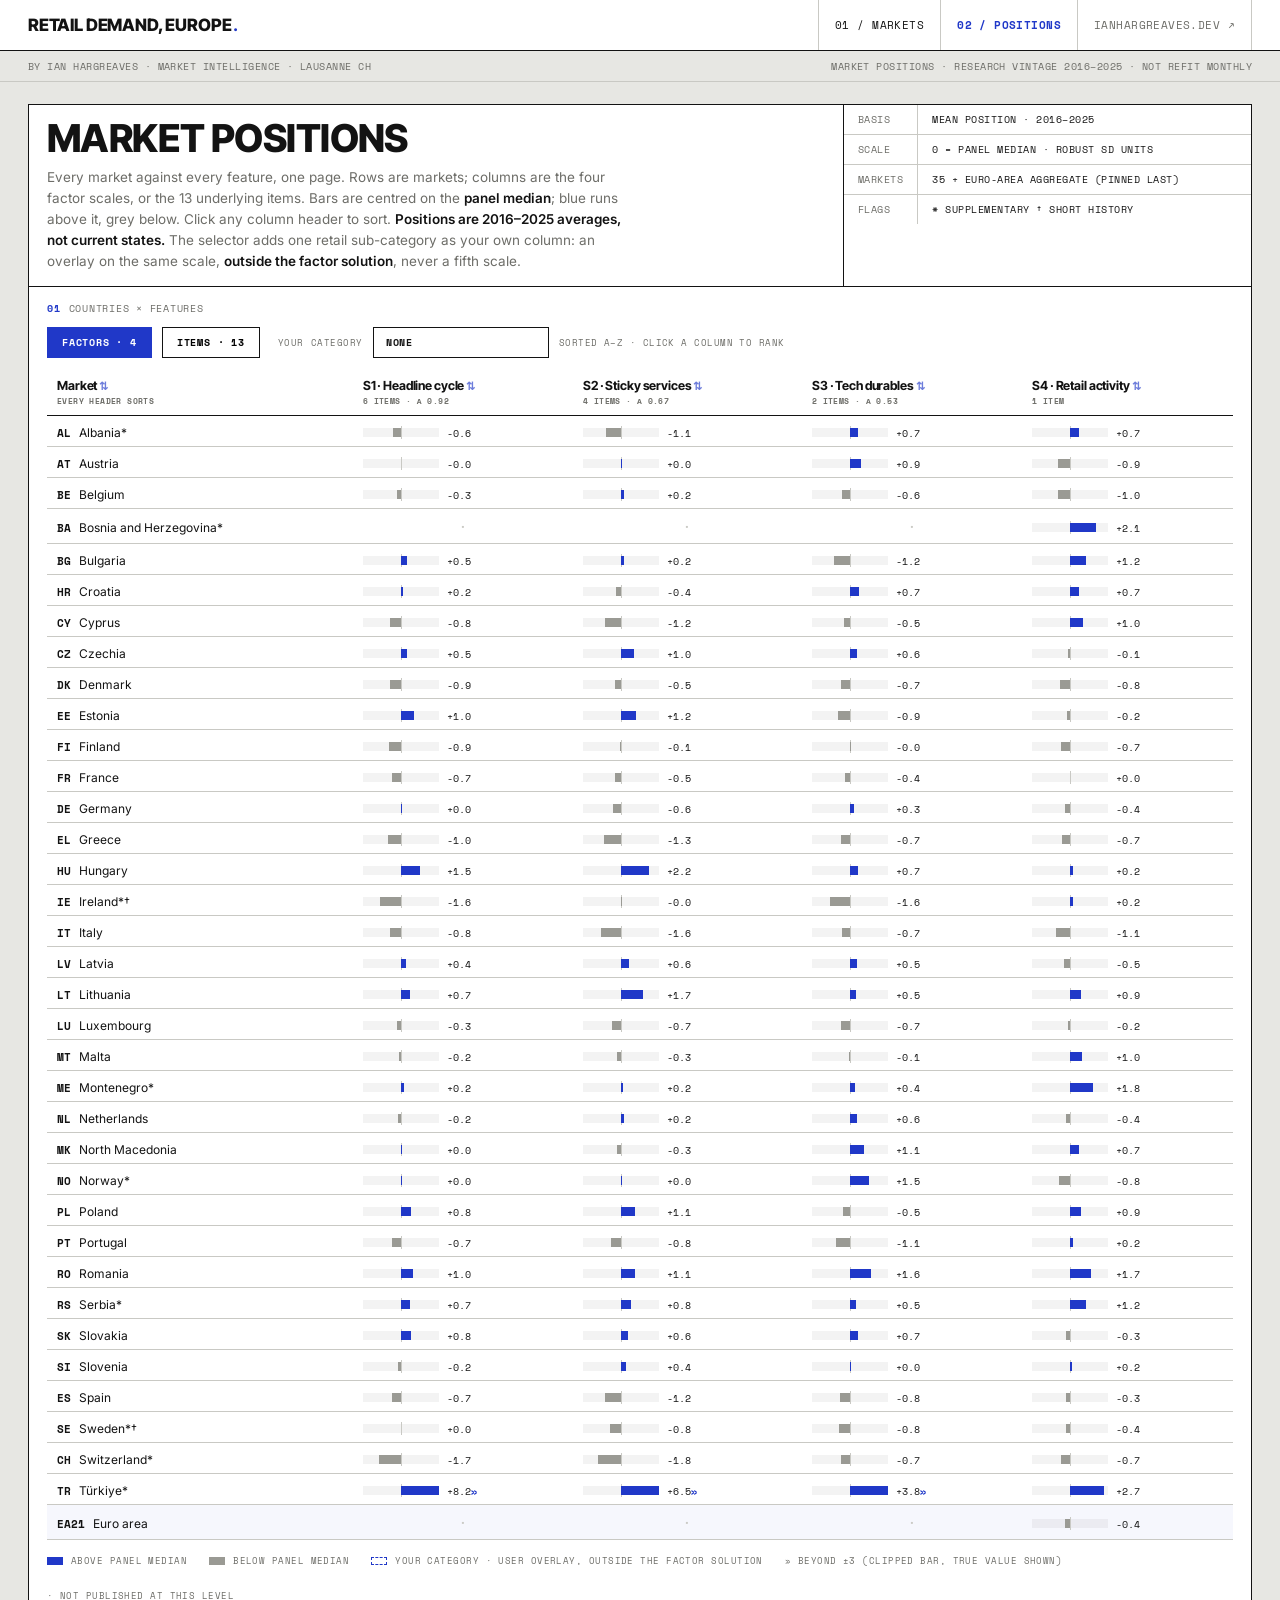
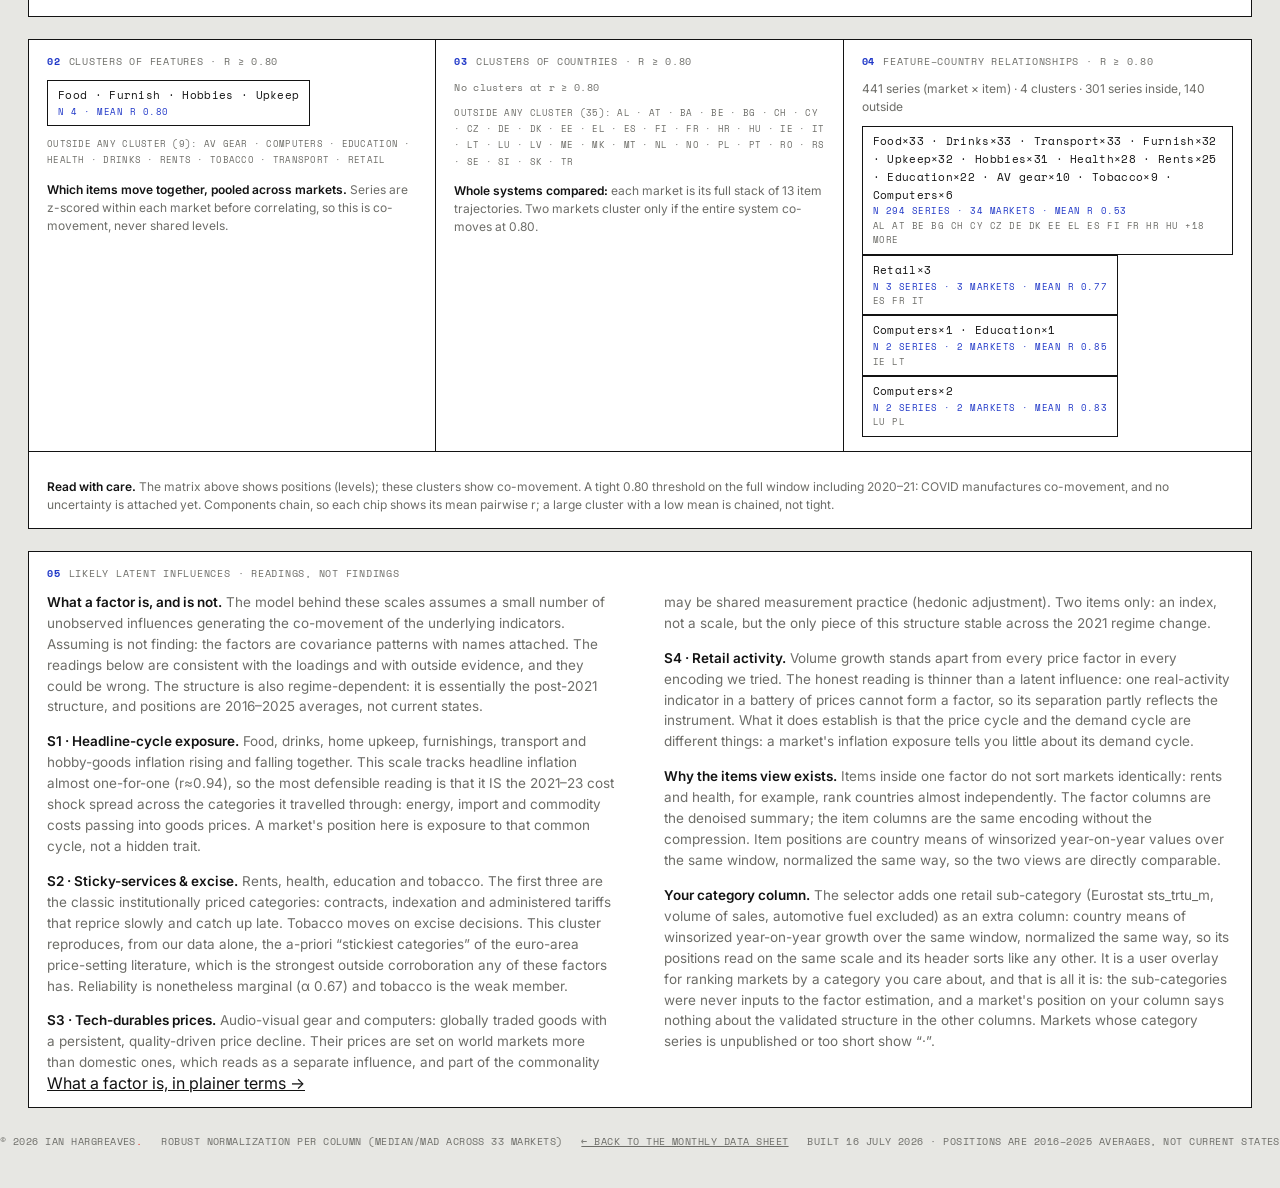
<file: factor-profile.html>
<!DOCTYPE html>
<html lang="en-GB">
<head>
<meta charset="UTF-8">
<meta name="viewport" content="width=device-width, initial-scale=1.0">
<title>Market positions · Retail Demand, Europe</title>
<meta name="description" content="Every European retail market against every feature on one page: four factor scales or 13 underlying price and demand items, positions as 2016&ndash;2025 averages, sortable by any column, plus a user-selectable retail category overlay.">
<link rel="canonical" href="https://retaildemand.org/factor-profile.html">
<meta name="author" content="Ian Hargreaves">
<meta name="robots" content="index, follow, max-image-preview:large">
<meta name="theme-color" content="#e7e7e3">
<link rel="icon" href="/favicon.svg" type="image/svg+xml">
<meta property="og:type" content="website">
<meta property="og:site_name" content="Retail Demand, Europe">
<meta property="og:locale" content="en_GB">
<meta property="og:url" content="https://retaildemand.org/factor-profile.html">
<meta property="og:title" content="Market positions · Retail Demand, Europe">
<meta property="og:description" content="35 European markets against four factor scales or 13 underlying items, one sortable page. Positions are decade averages on a common robust scale, with a user-selectable category overlay outside the factor solution.">
<meta property="og:image" content="https://retaildemand.org/og-image.png">
<meta name="twitter:card" content="summary_large_image">
<link rel="preconnect" href="https://fonts.googleapis.com">
<link rel="preconnect" href="https://fonts.gstatic.com" crossorigin>
<link href="https://fonts.googleapis.com/css2?family=Inter+Tight:wght@600;700;800&family=Inter:wght@400;500;600&family=Space+Mono:wght@400;700&display=swap" rel="stylesheet">
<link rel="stylesheet" href="/site-header.css">
<script src="/analytics.js" defer></script>
<style>
:root{--ground:#e7e7e3;--plate:#ffffff;--ink:#131313;--muted:#6d6d68;--grey:#c9c9c4;--acc:#2038c8;--red:#e8271e;
--mono:"Space Mono",ui-monospace,monospace;--disp:"Inter Tight",sans-serif;--body:"Inter",sans-serif}
*{margin:0;padding:0;box-sizing:border-box}
::selection{background:var(--acc);color:#fff}
body{background:var(--ground);color:var(--ink);font-family:var(--body);-webkit-font-smoothing:antialiased;overflow-x:hidden}
a{color:inherit}
.wrap{max-width:1320px;margin:0 auto;padding:0 28px}
.plate{background:var(--plate);border:1.5px solid var(--ink);margin-bottom:22px}
.mod{display:grid;grid-template-columns:repeat(12,1fr)}
.cell{border-right:1px solid var(--ink);border-bottom:1px solid var(--ink);padding:14px 18px;min-width:0}
.cell.last{border-right:none}
.cell.bot{border-bottom:none}
.chead{font-family:var(--mono);font-size:9.5px;letter-spacing:.08em;text-transform:uppercase;color:var(--muted);margin-bottom:12px}
.chead b{color:var(--acc);font-weight:700;margin-right:8px}
.c-name{grid-column:span 8;display:flex;flex-direction:column;justify-content:center;gap:10px}
.mkt-name{font-family:var(--disp);font-weight:800;font-size:clamp(26px,3vw,44px);letter-spacing:-.015em;line-height:1;text-transform:uppercase}
.dek{font-size:13.5px;line-height:1.55;color:var(--muted);max-width:66ch}
.dek b{color:var(--ink);font-weight:600}
.c-tb{grid-column:span 4;padding:0}
.tb{display:grid;grid-template-columns:auto 1fr}
.tb>div{padding:7px 14px;border-bottom:1px solid var(--grey);font-family:var(--mono);font-size:10px;letter-spacing:.05em;text-transform:uppercase;display:flex;align-items:center}
.tb>div:nth-child(odd){color:var(--muted);border-right:1px solid var(--grey)}
.tb>div:nth-last-child(-n+2){border-bottom:none}
.c-mx{grid-column:span 12}
.viewrow{display:flex;gap:10px;align-items:center;margin-bottom:12px;flex-wrap:wrap}
.vbtn{appearance:none;background:none;border:1.5px solid var(--ink);padding:7px 14px;cursor:pointer;font-family:var(--mono);font-size:10px;font-weight:700;letter-spacing:.08em;text-transform:uppercase;transition:background .15s,color .15s}
.vbtn.on{background:var(--acc);border-color:var(--acc);color:#fff}
.vnote{font-family:var(--mono);font-size:9px;letter-spacing:.05em;text-transform:uppercase;color:var(--muted)}
.vlab{font-family:var(--mono);font-size:9px;letter-spacing:.06em;text-transform:uppercase;color:var(--muted);margin-left:8px}
.vsel{appearance:none;background:var(--plate);border:1.5px solid var(--ink);border-radius:0;padding:7px 12px;cursor:pointer;font-family:var(--mono);font-size:10px;font-weight:700;letter-spacing:.08em;text-transform:uppercase;color:var(--ink)}
.vsel:focus-visible{outline:1.5px solid var(--acc);outline-offset:2px}
.fx th.ucol{border-left:1.5px dashed var(--acc)}
.fx th.ucol b,.fx th.ucol span{color:var(--acc)}
.fx td.ucell{border-left:1.5px dashed var(--acc)}
.sw-u{width:16px;height:8px;border:1.5px dashed var(--acc);box-sizing:border-box}
.mxscroll{overflow-x:auto}
table.fx{border-collapse:collapse;width:100%}
.fx th{position:sticky;top:0;background:var(--plate);z-index:2;text-align:left;padding:8px 10px;border-bottom:1.5px solid var(--ink);cursor:pointer;user-select:none;min-width:96px}
.fx th.rowhead{min-width:170px}
.fx th b{display:block;font-family:var(--disp);font-weight:700;font-size:12.5px;letter-spacing:-.01em}
.fx th span{display:block;font-family:var(--mono);font-size:8px;letter-spacing:.05em;text-transform:uppercase;color:var(--muted);margin-top:2px}
.fx th.sorted b{color:var(--acc)}
.fx th:hover{background:rgba(32,56,200,.06)}
.fx th .sg{font-style:normal;color:var(--acc);font-size:11px;opacity:.65}
.fx th:hover .sg{opacity:1}
.fx th.sorted .sg{opacity:1}
.fx td{padding:5px 10px;border-bottom:1px solid var(--grey);vertical-align:middle;white-space:nowrap}
.fx tbody tr:hover td{background:rgba(32,56,200,.05)}
.fx tr.agg td{border-top:1.5px solid var(--ink);background:rgba(32,56,200,.04)}
.rname b{font-family:var(--mono);font-weight:700;font-size:11px;margin-right:8px}
.rname span{font-size:12px}
.bt{position:relative;height:9px;background:rgba(19,19,19,.05);min-width:76px;display:inline-block;vertical-align:middle;width:76px}
.bt::before{content:"";position:absolute;left:50%;top:-2px;bottom:-2px;width:1px;background:var(--grey)}
.bb{position:absolute;top:0;height:100%}
.bb.pos{background:var(--acc)}
.bb.neg{background:#9a9a94}
.bv{font-family:var(--mono);font-size:9.5px;margin-left:8px;font-variant-numeric:tabular-nums;color:var(--ink)}
.off{color:var(--acc);font-weight:700}
.cna{font-family:var(--mono);color:var(--grey);text-align:center}
.legend{display:flex;gap:22px;flex-wrap:wrap;margin-top:14px}
.li{display:flex;align-items:center;gap:8px;font-family:var(--mono);font-size:9px;letter-spacing:.05em;text-transform:uppercase;color:var(--muted)}
.sw-pos{width:16px;height:8px;background:var(--acc)}
.sw-neg{width:16px;height:8px;background:#9a9a94}
.c-cl{grid-column:span 4}
.c-cl12{grid-column:span 12}
.chips{display:flex;flex-wrap:wrap;gap:8px}
.chip{display:inline-block;border:1.5px solid var(--ink);padding:6px 10px;font-family:var(--mono);font-size:10.5px;letter-spacing:.03em;line-height:1.7;max-width:100%}
.chip i{display:block;font-style:normal;font-size:8.5px;color:var(--acc);letter-spacing:.06em;text-transform:uppercase}
.chip i.mks{color:var(--muted)}
.nochip{font-family:var(--mono);font-size:10px;color:var(--muted);letter-spacing:.03em}
.outside{font-family:var(--mono);font-size:9px;letter-spacing:.03em;color:var(--muted);margin-top:10px;line-height:1.8;text-transform:uppercase}
.clnote{font-size:12px;line-height:1.5;color:var(--muted);margin-top:12px}
.clnote b{color:var(--ink);font-weight:600}
.c-m4{grid-column:span 12}
.b4{columns:2;column-gap:48px}
.b4 p{font-size:13.5px;line-height:1.55;color:var(--muted);margin-bottom:14px}
.b4 p b{color:var(--ink);font-weight:600}
.gfoot{display:flex;justify-content:space-between;gap:18px;flex-wrap:wrap;padding:4px 0 40px;font-family:var(--mono);font-size:9.5px;letter-spacing:.05em;text-transform:uppercase;color:var(--muted)}
@media (max-width:900px){
  .wrap{padding:0 14px}
  .cell{grid-column:span 12 !important;border-right:none}
  .mkt-name{font-size:clamp(22px,5.6vw,40px)}
  .b4{columns:1}
}
</style>
</head>
<body>
<header class="topbar"><div class="tb-grid">
  <div class="id"><a href="/">Retail Demand, Europe<b>.</b></a></div>
  <nav aria-label="Site">
    <a href="/"><span class="nn">01&nbsp;/&nbsp;</span>Markets</a>
    <a href="/factor-profile.html" class="active" aria-current="page"><span class="nn">02&nbsp;/&nbsp;</span>Positions</a>
    <a class="ext" href="https://ianhargreaves.dev/" title="Decision science · Ian Hargreaves's personal site">ianhargreaves.dev&nbsp;&#8599;</a>
  </nav>
</div></header>
<div class="indexstrip"><div class="is-grid">
  <span>By <a href="https://ianhargreaves.dev/">Ian Hargreaves</a> · Market intelligence · Lausanne CH</span>
  <span>Market positions · Research vintage 2016&ndash;2025 · not refit monthly</span>
</div></div>
<div class="wrap">
  <div class="plate mod">
    <div class="cell c-name"><h1 class="mkt-name">Market positions</h1>
      <p class="dek">Every market against every feature, one page. Rows are markets; columns are the four factor scales, or the 13 underlying items. Bars are centred on the <b>panel median</b>; blue runs above it, grey below. Click any column header to sort. <b>Positions are 2016&ndash;2025 averages, not current states.</b> The selector adds one retail sub-category as your own column: an overlay on the same scale, <b>outside the factor solution</b>, never a fifth scale.</p>
    </div>
    <div class="cell c-tb last"><div class="tb">
      <div>Basis</div><div>Mean position · 2016&ndash;2025</div>
      <div>Scale</div><div>0 = panel median · robust SD units</div>
      <div>Markets</div><div>35 + euro-area aggregate (pinned last)</div>
      <div>Flags</div><div>* supplementary &dagger; short history</div>
    </div></div>
    <div class="cell c-mx bot last">
      <div class="chead"><b>01</b>Countries &times; features</div>
      <div class="viewrow">
        <button type="button" class="vbtn on" id="btnF">Factors · 4</button>
        <button type="button" class="vbtn" id="btnI">Items · 13</button>
        <label class="vlab" for="catSel">Your category</label>
        <select id="catSel" class="vsel" aria-label="Add one retail category column">
          <option value="">None</option>
          <option value="G47_FOOD">Food, drinks & tobacco</option><option value="G47_NFOOD_X_G473">Non-food excl. fuel</option><option value="G474">ICT equipment</option><option value="G475">Household goods</option><option value="G476">Culture & recreation</option><option value="G477">Other goods</option><option value="G479">Mail order & internet</option>
        </select>
        <span class="vnote" id="sortNote">Sorted A&ndash;Z · click a column to rank</span>
      </div>
      <div class="mxscroll"><table class="fx" id="tabF"><thead><tr><th class="rowhead" data-c="0" title="Click to sort"><b>Market <em class="sg">&#8645;</em></b><span>every header sorts</span></th><th data-c="1" title="Click to sort"><b>S1 · Headline cycle <em class="sg">&#8645;</em></b><span>6 items · α 0.92</span></th><th data-c="2" title="Click to sort"><b>S2 · Sticky services <em class="sg">&#8645;</em></b><span>4 items · α 0.67</span></th><th data-c="3" title="Click to sort"><b>S3 · Tech durables <em class="sg">&#8645;</em></b><span>2 items · α 0.53</span></th><th data-c="4" title="Click to sort"><b>S4 · Retail activity <em class="sg">&#8645;</em></b><span>1 item</span></th></tr></thead><tbody><tr><td class="rname"><b>AL</b><span>Albania*</span></td><td data-v="-0.632" title="normalized -0.63 · raw -0.21"><div class="bt"><i class="bb neg" style="left:39.5%;width:10.5%"></i></div><span class="bv">-0.6</span></td><td data-v="-1.143" title="normalized -1.14 · raw -0.50"><div class="bt"><i class="bb neg" style="left:30.9%;width:19.1%"></i></div><span class="bv">-1.1</span></td><td data-v="0.668" title="normalized +0.67 · raw +0.39"><div class="bt"><i class="bb pos" style="left:50%;width:11.1%"></i></div><span class="bv">+0.7</span></td><td data-v="0.674" title="normalized +0.67 · raw +0.25"><div class="bt"><i class="bb pos" style="left:50%;width:11.2%"></i></div><span class="bv">+0.7</span></td></tr><tr><td class="rname"><b>AT</b><span>Austria</span></td><td data-v="-0.004" title="normalized -0.00 · raw -0.00"><div class="bt"><i class="bb neg" style="left:49.9%;width:0.1%"></i></div><span class="bv">-0.0</span></td><td data-v="0.017" title="normalized +0.02 · raw -0.01"><div class="bt"><i class="bb pos" style="left:50%;width:0.3%"></i></div><span class="bv">+0.0</span></td><td data-v="0.912" title="normalized +0.91 · raw +0.53"><div class="bt"><i class="bb pos" style="left:50%;width:15.2%"></i></div><span class="bv">+0.9</span></td><td data-v="-0.923" title="normalized -0.92 · raw -0.38"><div class="bt"><i class="bb neg" style="left:34.6%;width:15.4%"></i></div><span class="bv">-0.9</span></td></tr><tr><td class="rname"><b>BE</b><span>Belgium</span></td><td data-v="-0.308" title="normalized -0.31 · raw -0.10"><div class="bt"><i class="bb neg" style="left:44.9%;width:5.1%"></i></div><span class="bv">-0.3</span></td><td data-v="0.209" title="normalized +0.21 · raw +0.07"><div class="bt"><i class="bb pos" style="left:50%;width:3.5%"></i></div><span class="bv">+0.2</span></td><td data-v="-0.597" title="normalized -0.60 · raw -0.33"><div class="bt"><i class="bb neg" style="left:40.0%;width:10.0%"></i></div><span class="bv">-0.6</span></td><td data-v="-0.988" title="normalized -0.99 · raw -0.40"><div class="bt"><i class="bb neg" style="left:33.5%;width:16.5%"></i></div><span class="bv">-1.0</span></td></tr><tr><td class="rname"><b>BA</b><span>Bosnia and Herzegovina*</span></td><td class="cna" data-v="">·</td><td class="cna" data-v="">·</td><td class="cna" data-v="">·</td><td data-v="2.065" title="normalized +2.07 · raw +0.80"><div class="bt"><i class="bb pos" style="left:50%;width:34.4%"></i></div><span class="bv">+2.1</span></td></tr><tr><td class="rname"><b>BG</b><span>Bulgaria</span></td><td data-v="0.512" title="normalized +0.51 · raw +0.17"><div class="bt"><i class="bb pos" style="left:50%;width:8.5%"></i></div><span class="bv">+0.5</span></td><td data-v="0.235" title="normalized +0.24 · raw +0.08"><div class="bt"><i class="bb pos" style="left:50%;width:3.9%"></i></div><span class="bv">+0.2</span></td><td data-v="-1.241" title="normalized -1.24 · raw -0.70"><div class="bt"><i class="bb neg" style="left:29.3%;width:20.7%"></i></div><span class="bv">-1.2</span></td><td data-v="1.213" title="normalized +1.21 · raw +0.46"><div class="bt"><i class="bb pos" style="left:50%;width:20.2%"></i></div><span class="bv">+1.2</span></td></tr><tr><td class="rname"><b>HR</b><span>Croatia</span></td><td data-v="0.163" title="normalized +0.16 · raw +0.06"><div class="bt"><i class="bb pos" style="left:50%;width:2.7%"></i></div><span class="bv">+0.2</span></td><td data-v="-0.362" title="normalized -0.36 · raw -0.17"><div class="bt"><i class="bb neg" style="left:44.0%;width:6.0%"></i></div><span class="bv">-0.4</span></td><td data-v="0.684" title="normalized +0.68 · raw +0.40"><div class="bt"><i class="bb pos" style="left:50%;width:11.4%"></i></div><span class="bv">+0.7</span></td><td data-v="0.671" title="normalized +0.67 · raw +0.25"><div class="bt"><i class="bb pos" style="left:50%;width:11.2%"></i></div><span class="bv">+0.7</span></td></tr><tr><td class="rname"><b>CY</b><span>Cyprus</span></td><td data-v="-0.830" title="normalized -0.83 · raw -0.27"><div class="bt"><i class="bb neg" style="left:36.2%;width:13.8%"></i></div><span class="bv">-0.8</span></td><td data-v="-1.240" title="normalized -1.24 · raw -0.54"><div class="bt"><i class="bb neg" style="left:29.3%;width:20.7%"></i></div><span class="bv">-1.2</span></td><td data-v="-0.467" title="normalized -0.47 · raw -0.25"><div class="bt"><i class="bb neg" style="left:42.2%;width:7.8%"></i></div><span class="bv">-0.5</span></td><td data-v="1.023" title="normalized +1.02 · raw +0.39"><div class="bt"><i class="bb pos" style="left:50%;width:17.0%"></i></div><span class="bv">+1.0</span></td></tr><tr><td class="rname"><b>CZ</b><span>Czechia</span></td><td data-v="0.519" title="normalized +0.52 · raw +0.17"><div class="bt"><i class="bb pos" style="left:50%;width:8.6%"></i></div><span class="bv">+0.5</span></td><td data-v="0.994" title="normalized +0.99 · raw +0.41"><div class="bt"><i class="bb pos" style="left:50%;width:16.6%"></i></div><span class="bv">+1.0</span></td><td data-v="0.582" title="normalized +0.58 · raw +0.35"><div class="bt"><i class="bb pos" style="left:50%;width:9.7%"></i></div><span class="bv">+0.6</span></td><td data-v="-0.147" title="normalized -0.15 · raw -0.07"><div class="bt"><i class="bb neg" style="left:47.6%;width:2.4%"></i></div><span class="bv">-0.1</span></td></tr><tr><td class="rname"><b>DK</b><span>Denmark</span></td><td data-v="-0.885" title="normalized -0.88 · raw -0.29"><div class="bt"><i class="bb neg" style="left:35.3%;width:14.7%"></i></div><span class="bv">-0.9</span></td><td data-v="-0.495" title="normalized -0.49 · raw -0.23"><div class="bt"><i class="bb neg" style="left:41.8%;width:8.2%"></i></div><span class="bv">-0.5</span></td><td data-v="-0.718" title="normalized -0.72 · raw -0.40"><div class="bt"><i class="bb neg" style="left:38.0%;width:12.0%"></i></div><span class="bv">-0.7</span></td><td data-v="-0.834" title="normalized -0.83 · raw -0.34"><div class="bt"><i class="bb neg" style="left:36.1%;width:13.9%"></i></div><span class="bv">-0.8</span></td></tr><tr><td class="rname"><b>EE</b><span>Estonia</span></td><td data-v="1.025" title="normalized +1.02 · raw +0.34"><div class="bt"><i class="bb pos" style="left:50%;width:17.1%"></i></div><span class="bv">+1.0</span></td><td data-v="1.198" title="normalized +1.20 · raw +0.49"><div class="bt"><i class="bb pos" style="left:50%;width:20.0%"></i></div><span class="bv">+1.2</span></td><td data-v="-0.913" title="normalized -0.91 · raw -0.51"><div class="bt"><i class="bb neg" style="left:34.8%;width:15.2%"></i></div><span class="bv">-0.9</span></td><td data-v="-0.219" title="normalized -0.22 · raw -0.10"><div class="bt"><i class="bb neg" style="left:46.3%;width:3.7%"></i></div><span class="bv">-0.2</span></td></tr><tr><td class="rname"><b>FI</b><span>Finland</span></td><td data-v="-0.900" title="normalized -0.90 · raw -0.30"><div class="bt"><i class="bb neg" style="left:35.0%;width:15.0%"></i></div><span class="bv">-0.9</span></td><td data-v="-0.075" title="normalized -0.07 · raw -0.05"><div class="bt"><i class="bb neg" style="left:48.8%;width:1.2%"></i></div><span class="bv">-0.1</span></td><td data-v="-0.016" title="normalized -0.02 · raw +0.00"><div class="bt"><i class="bb neg" style="left:49.7%;width:0.3%"></i></div><span class="bv">-0.0</span></td><td data-v="-0.739" title="normalized -0.74 · raw -0.31"><div class="bt"><i class="bb neg" style="left:37.7%;width:12.3%"></i></div><span class="bv">-0.7</span></td></tr><tr><td class="rname"><b>FR</b><span>France</span></td><td data-v="-0.718" title="normalized -0.72 · raw -0.24"><div class="bt"><i class="bb neg" style="left:38.0%;width:12.0%"></i></div><span class="bv">-0.7</span></td><td data-v="-0.468" title="normalized -0.47 · raw -0.22"><div class="bt"><i class="bb neg" style="left:42.2%;width:7.8%"></i></div><span class="bv">-0.5</span></td><td data-v="-0.351" title="normalized -0.35 · raw -0.19"><div class="bt"><i class="bb neg" style="left:44.2%;width:5.8%"></i></div><span class="bv">-0.4</span></td><td data-v="0.000" title="normalized +0.00 · raw -0.02"><div class="bt"><i class="bb pos" style="left:50%;width:0.0%"></i></div><span class="bv">+0.0</span></td></tr><tr><td class="rname"><b>DE</b><span>Germany</span></td><td data-v="0.021" title="normalized +0.02 · raw +0.01"><div class="bt"><i class="bb pos" style="left:50%;width:0.3%"></i></div><span class="bv">+0.0</span></td><td data-v="-0.639" title="normalized -0.64 · raw -0.29"><div class="bt"><i class="bb neg" style="left:39.3%;width:10.7%"></i></div><span class="bv">-0.6</span></td><td data-v="0.342" title="normalized +0.34 · raw +0.21"><div class="bt"><i class="bb pos" style="left:50%;width:5.7%"></i></div><span class="bv">+0.3</span></td><td data-v="-0.383" title="normalized -0.38 · raw -0.17"><div class="bt"><i class="bb neg" style="left:43.6%;width:6.4%"></i></div><span class="bv">-0.4</span></td></tr><tr><td class="rname"><b>EL</b><span>Greece</span></td><td data-v="-1.037" title="normalized -1.04 · raw -0.34"><div class="bt"><i class="bb neg" style="left:32.7%;width:17.3%"></i></div><span class="bv">-1.0</span></td><td data-v="-1.346" title="normalized -1.35 · raw -0.59"><div class="bt"><i class="bb neg" style="left:27.6%;width:22.4%"></i></div><span class="bv">-1.3</span></td><td data-v="-0.695" title="normalized -0.69 · raw -0.38"><div class="bt"><i class="bb neg" style="left:38.4%;width:11.6%"></i></div><span class="bv">-0.7</span></td><td data-v="-0.661" title="normalized -0.66 · raw -0.27"><div class="bt"><i class="bb neg" style="left:39.0%;width:11.0%"></i></div><span class="bv">-0.7</span></td></tr><tr><td class="rname"><b>HU</b><span>Hungary</span></td><td data-v="1.549" title="normalized +1.55 · raw +0.52"><div class="bt"><i class="bb pos" style="left:50%;width:25.8%"></i></div><span class="bv">+1.5</span></td><td data-v="2.181" title="normalized +2.18 · raw +0.91"><div class="bt"><i class="bb pos" style="left:50%;width:36.4%"></i></div><span class="bv">+2.2</span></td><td data-v="0.671" title="normalized +0.67 · raw +0.40"><div class="bt"><i class="bb pos" style="left:50%;width:11.2%"></i></div><span class="bv">+0.7</span></td><td data-v="0.240" title="normalized +0.24 · raw +0.08"><div class="bt"><i class="bb pos" style="left:50%;width:4.0%"></i></div><span class="bv">+0.2</span></td></tr><tr><td class="rname"><b>IE</b><span>Ireland*&dagger;</span></td><td data-v="-1.616" title="normalized -1.62 · raw -0.54"><div class="bt"><i class="bb neg" style="left:23.1%;width:26.9%"></i></div><span class="bv">-1.6</span></td><td data-v="-0.011" title="normalized -0.01 · raw -0.02"><div class="bt"><i class="bb neg" style="left:49.8%;width:0.2%"></i></div><span class="bv">-0.0</span></td><td data-v="-1.606" title="normalized -1.61 · raw -0.90"><div class="bt"><i class="bb neg" style="left:23.2%;width:26.8%"></i></div><span class="bv">-1.6</span></td><td data-v="0.231" title="normalized +0.23 · raw +0.08"><div class="bt"><i class="bb pos" style="left:50%;width:3.8%"></i></div><span class="bv">+0.2</span></td></tr><tr><td class="rname"><b>IT</b><span>Italy</span></td><td data-v="-0.827" title="normalized -0.83 · raw -0.27"><div class="bt"><i class="bb neg" style="left:36.2%;width:13.8%"></i></div><span class="bv">-0.8</span></td><td data-v="-1.567" title="normalized -1.57 · raw -0.68"><div class="bt"><i class="bb neg" style="left:23.9%;width:26.1%"></i></div><span class="bv">-1.6</span></td><td data-v="-0.657" title="normalized -0.66 · raw -0.36"><div class="bt"><i class="bb neg" style="left:39.0%;width:11.0%"></i></div><span class="bv">-0.7</span></td><td data-v="-1.113" title="normalized -1.11 · raw -0.45"><div class="bt"><i class="bb neg" style="left:31.4%;width:18.6%"></i></div><span class="bv">-1.1</span></td></tr><tr><td class="rname"><b>LV</b><span>Latvia</span></td><td data-v="0.411" title="normalized +0.41 · raw +0.14"><div class="bt"><i class="bb pos" style="left:50%;width:6.8%"></i></div><span class="bv">+0.4</span></td><td data-v="0.620" title="normalized +0.62 · raw +0.25"><div class="bt"><i class="bb pos" style="left:50%;width:10.3%"></i></div><span class="bv">+0.6</span></td><td data-v="0.529" title="normalized +0.53 · raw +0.32"><div class="bt"><i class="bb pos" style="left:50%;width:8.8%"></i></div><span class="bv">+0.5</span></td><td data-v="-0.463" title="normalized -0.46 · raw -0.20"><div class="bt"><i class="bb neg" style="left:42.3%;width:7.7%"></i></div><span class="bv">-0.5</span></td></tr><tr><td class="rname"><b>LT</b><span>Lithuania</span></td><td data-v="0.710" title="normalized +0.71 · raw +0.24"><div class="bt"><i class="bb pos" style="left:50%;width:11.8%"></i></div><span class="bv">+0.7</span></td><td data-v="1.715" title="normalized +1.71 · raw +0.71"><div class="bt"><i class="bb pos" style="left:50%;width:28.6%"></i></div><span class="bv">+1.7</span></td><td data-v="0.460" title="normalized +0.46 · raw +0.28"><div class="bt"><i class="bb pos" style="left:50%;width:7.7%"></i></div><span class="bv">+0.5</span></td><td data-v="0.888" title="normalized +0.89 · raw +0.33"><div class="bt"><i class="bb pos" style="left:50%;width:14.8%"></i></div><span class="bv">+0.9</span></td></tr><tr><td class="rname"><b>LU</b><span>Luxembourg</span></td><td data-v="-0.324" title="normalized -0.32 · raw -0.11"><div class="bt"><i class="bb neg" style="left:44.6%;width:5.4%"></i></div><span class="bv">-0.3</span></td><td data-v="-0.710" title="normalized -0.71 · raw -0.32"><div class="bt"><i class="bb neg" style="left:38.2%;width:11.8%"></i></div><span class="bv">-0.7</span></td><td data-v="-0.704" title="normalized -0.70 · raw -0.39"><div class="bt"><i class="bb neg" style="left:38.3%;width:11.7%"></i></div><span class="bv">-0.7</span></td><td data-v="-0.171" title="normalized -0.17 · raw -0.08"><div class="bt"><i class="bb neg" style="left:47.2%;width:2.8%"></i></div><span class="bv">-0.2</span></td></tr><tr><td class="rname"><b>MT</b><span>Malta</span></td><td data-v="-0.159" title="normalized -0.16 · raw -0.05"><div class="bt"><i class="bb neg" style="left:47.4%;width:2.6%"></i></div><span class="bv">-0.2</span></td><td data-v="-0.311" title="normalized -0.31 · raw -0.15"><div class="bt"><i class="bb neg" style="left:44.8%;width:5.2%"></i></div><span class="bv">-0.3</span></td><td data-v="-0.106" title="normalized -0.11 · raw -0.05"><div class="bt"><i class="bb neg" style="left:48.2%;width:1.8%"></i></div><span class="bv">-0.1</span></td><td data-v="0.957" title="normalized +0.96 · raw +0.36"><div class="bt"><i class="bb pos" style="left:50%;width:15.9%"></i></div><span class="bv">+1.0</span></td></tr><tr><td class="rname"><b>ME</b><span>Montenegro*</span></td><td data-v="0.233" title="normalized +0.23 · raw +0.08"><div class="bt"><i class="bb pos" style="left:50%;width:3.9%"></i></div><span class="bv">+0.2</span></td><td data-v="0.175" title="normalized +0.18 · raw +0.06"><div class="bt"><i class="bb pos" style="left:50%;width:2.9%"></i></div><span class="bv">+0.2</span></td><td data-v="0.418" title="normalized +0.42 · raw +0.25"><div class="bt"><i class="bb pos" style="left:50%;width:7.0%"></i></div><span class="bv">+0.4</span></td><td data-v="1.779" title="normalized +1.78 · raw +0.68"><div class="bt"><i class="bb pos" style="left:50%;width:29.6%"></i></div><span class="bv">+1.8</span></td></tr><tr><td class="rname"><b>NL</b><span>Netherlands</span></td><td data-v="-0.183" title="normalized -0.18 · raw -0.06"><div class="bt"><i class="bb neg" style="left:46.9%;width:3.1%"></i></div><span class="bv">-0.2</span></td><td data-v="0.214" title="normalized +0.21 · raw +0.08"><div class="bt"><i class="bb pos" style="left:50%;width:3.6%"></i></div><span class="bv">+0.2</span></td><td data-v="0.600" title="normalized +0.60 · raw +0.36"><div class="bt"><i class="bb pos" style="left:50%;width:10.0%"></i></div><span class="bv">+0.6</span></td><td data-v="-0.363" title="normalized -0.36 · raw -0.16"><div class="bt"><i class="bb neg" style="left:44.0%;width:6.0%"></i></div><span class="bv">-0.4</span></td></tr><tr><td class="rname"><b>MK</b><span>North Macedonia</span></td><td data-v="0.046" title="normalized +0.05 · raw +0.02"><div class="bt"><i class="bb pos" style="left:50%;width:0.8%"></i></div><span class="bv">+0.0</span></td><td data-v="-0.304" title="normalized -0.30 · raw -0.15"><div class="bt"><i class="bb neg" style="left:44.9%;width:5.1%"></i></div><span class="bv">-0.3</span></td><td data-v="1.121" title="normalized +1.12 · raw +0.65"><div class="bt"><i class="bb pos" style="left:50%;width:18.7%"></i></div><span class="bv">+1.1</span></td><td data-v="0.674" title="normalized +0.67 · raw +0.25"><div class="bt"><i class="bb pos" style="left:50%;width:11.2%"></i></div><span class="bv">+0.7</span></td></tr><tr><td class="rname"><b>NO</b><span>Norway*</span></td><td data-v="0.042" title="normalized +0.04 · raw +0.02"><div class="bt"><i class="bb pos" style="left:50%;width:0.7%"></i></div><span class="bv">+0.0</span></td><td data-v="0.011" title="normalized +0.01 · raw -0.01"><div class="bt"><i class="bb pos" style="left:50%;width:0.2%"></i></div><span class="bv">+0.0</span></td><td data-v="1.467" title="normalized +1.47 · raw +0.85"><div class="bt"><i class="bb pos" style="left:50%;width:24.5%"></i></div><span class="bv">+1.5</span></td><td data-v="-0.844" title="normalized -0.84 · raw -0.35"><div class="bt"><i class="bb neg" style="left:35.9%;width:14.1%"></i></div><span class="bv">-0.8</span></td></tr><tr><td class="rname"><b>PL</b><span>Poland</span></td><td data-v="0.825" title="normalized +0.83 · raw +0.28"><div class="bt"><i class="bb pos" style="left:50%;width:13.8%"></i></div><span class="bv">+0.8</span></td><td data-v="1.086" title="normalized +1.09 · raw +0.45"><div class="bt"><i class="bb pos" style="left:50%;width:18.1%"></i></div><span class="bv">+1.1</span></td><td data-v="-0.518" title="normalized -0.52 · raw -0.28"><div class="bt"><i class="bb neg" style="left:41.4%;width:8.6%"></i></div><span class="bv">-0.5</span></td><td data-v="0.892" title="normalized +0.89 · raw +0.34"><div class="bt"><i class="bb pos" style="left:50%;width:14.9%"></i></div><span class="bv">+0.9</span></td></tr><tr><td class="rname"><b>PT</b><span>Portugal</span></td><td data-v="-0.674" title="normalized -0.67 · raw -0.22"><div class="bt"><i class="bb neg" style="left:38.8%;width:11.2%"></i></div><span class="bv">-0.7</span></td><td data-v="-0.790" title="normalized -0.79 · raw -0.35"><div class="bt"><i class="bb neg" style="left:36.8%;width:13.2%"></i></div><span class="bv">-0.8</span></td><td data-v="-1.091" title="normalized -1.09 · raw -0.61"><div class="bt"><i class="bb neg" style="left:31.8%;width:18.2%"></i></div><span class="bv">-1.1</span></td><td data-v="0.210" title="normalized +0.21 · raw +0.07"><div class="bt"><i class="bb pos" style="left:50%;width:3.5%"></i></div><span class="bv">+0.2</span></td></tr><tr><td class="rname"><b>RO</b><span>Romania</span></td><td data-v="1.004" title="normalized +1.00 · raw +0.34"><div class="bt"><i class="bb pos" style="left:50%;width:16.7%"></i></div><span class="bv">+1.0</span></td><td data-v="1.081" title="normalized +1.08 · raw +0.44"><div class="bt"><i class="bb pos" style="left:50%;width:18.0%"></i></div><span class="bv">+1.1</span></td><td data-v="1.638" title="normalized +1.64 · raw +0.95"><div class="bt"><i class="bb pos" style="left:50%;width:27.3%"></i></div><span class="bv">+1.6</span></td><td data-v="1.672" title="normalized +1.67 · raw +0.64"><div class="bt"><i class="bb pos" style="left:50%;width:27.9%"></i></div><span class="bv">+1.7</span></td></tr><tr><td class="rname"><b>RS</b><span>Serbia*</span></td><td data-v="0.718" title="normalized +0.72 · raw +0.24"><div class="bt"><i class="bb pos" style="left:50%;width:12.0%"></i></div><span class="bv">+0.7</span></td><td data-v="0.823" title="normalized +0.82 · raw +0.33"><div class="bt"><i class="bb pos" style="left:50%;width:13.7%"></i></div><span class="bv">+0.8</span></td><td data-v="0.510" title="normalized +0.51 · raw +0.30"><div class="bt"><i class="bb pos" style="left:50%;width:8.5%"></i></div><span class="bv">+0.5</span></td><td data-v="1.234" title="normalized +1.23 · raw +0.47"><div class="bt"><i class="bb pos" style="left:50%;width:20.6%"></i></div><span class="bv">+1.2</span></td></tr><tr><td class="rname"><b>SK</b><span>Slovakia</span></td><td data-v="0.816" title="normalized +0.82 · raw +0.27"><div class="bt"><i class="bb pos" style="left:50%;width:13.6%"></i></div><span class="bv">+0.8</span></td><td data-v="0.572" title="normalized +0.57 · raw +0.23"><div class="bt"><i class="bb pos" style="left:50%;width:9.5%"></i></div><span class="bv">+0.6</span></td><td data-v="0.679" title="normalized +0.68 · raw +0.40"><div class="bt"><i class="bb pos" style="left:50%;width:11.3%"></i></div><span class="bv">+0.7</span></td><td data-v="-0.338" title="normalized -0.34 · raw -0.15"><div class="bt"><i class="bb neg" style="left:44.4%;width:5.6%"></i></div><span class="bv">-0.3</span></td></tr><tr><td class="rname"><b>SI</b><span>Slovenia</span></td><td data-v="-0.180" title="normalized -0.18 · raw -0.06"><div class="bt"><i class="bb neg" style="left:47.0%;width:3.0%"></i></div><span class="bv">-0.2</span></td><td data-v="0.362" title="normalized +0.36 · raw +0.14"><div class="bt"><i class="bb pos" style="left:50%;width:6.0%"></i></div><span class="bv">+0.4</span></td><td data-v="0.016" title="normalized +0.02 · raw +0.02"><div class="bt"><i class="bb pos" style="left:50%;width:0.3%"></i></div><span class="bv">+0.0</span></td><td data-v="0.175" title="normalized +0.17 · raw +0.05"><div class="bt"><i class="bb pos" style="left:50%;width:2.9%"></i></div><span class="bv">+0.2</span></td></tr><tr><td class="rname"><b>ES</b><span>Spain</span></td><td data-v="-0.675" title="normalized -0.67 · raw -0.22"><div class="bt"><i class="bb neg" style="left:38.8%;width:11.2%"></i></div><span class="bv">-0.7</span></td><td data-v="-1.222" title="normalized -1.22 · raw -0.54"><div class="bt"><i class="bb neg" style="left:29.6%;width:20.4%"></i></div><span class="bv">-1.2</span></td><td data-v="-0.752" title="normalized -0.75 · raw -0.42"><div class="bt"><i class="bb neg" style="left:37.5%;width:12.5%"></i></div><span class="bv">-0.8</span></td><td data-v="-0.348" title="normalized -0.35 · raw -0.15"><div class="bt"><i class="bb neg" style="left:44.2%;width:5.8%"></i></div><span class="bv">-0.3</span></td></tr><tr><td class="rname"><b>SE</b><span>Sweden*&dagger;</span></td><td data-v="0.004" title="normalized +0.00 · raw +0.00"><div class="bt"><i class="bb pos" style="left:50%;width:0.1%"></i></div><span class="bv">+0.0</span></td><td data-v="-0.837" title="normalized -0.84 · raw -0.37"><div class="bt"><i class="bb neg" style="left:36.1%;width:13.9%"></i></div><span class="bv">-0.8</span></td><td data-v="-0.830" title="normalized -0.83 · raw -0.46"><div class="bt"><i class="bb neg" style="left:36.2%;width:13.8%"></i></div><span class="bv">-0.8</span></td><td data-v="-0.353" title="normalized -0.35 · raw -0.15"><div class="bt"><i class="bb neg" style="left:44.1%;width:5.9%"></i></div><span class="bv">-0.4</span></td></tr><tr><td class="rname"><b>CH</b><span>Switzerland*</span></td><td data-v="-1.693" title="normalized -1.69 · raw -0.56"><div class="bt"><i class="bb neg" style="left:21.8%;width:28.2%"></i></div><span class="bv">-1.7</span></td><td data-v="-1.810" title="normalized -1.81 · raw -0.79"><div class="bt"><i class="bb neg" style="left:19.8%;width:30.2%"></i></div><span class="bv">-1.8</span></td><td data-v="-0.678" title="normalized -0.68 · raw -0.37"><div class="bt"><i class="bb neg" style="left:38.7%;width:11.3%"></i></div><span class="bv">-0.7</span></td><td data-v="-0.715" title="normalized -0.71 · raw -0.30"><div class="bt"><i class="bb neg" style="left:38.1%;width:11.9%"></i></div><span class="bv">-0.7</span></td></tr><tr><td class="rname"><b>TR</b><span>Türkiye*</span></td><td data-v="8.150" title="normalized +8.15 · raw +2.71"><div class="bt"><i class="bb pos" style="left:50%;width:50.0%"></i></div><span class="bv">+8.2<b class="off">&raquo;</b></span></td><td data-v="6.475" title="normalized +6.47 · raw +2.74"><div class="bt"><i class="bb pos" style="left:50%;width:50.0%"></i></div><span class="bv">+6.5<b class="off">&raquo;</b></span></td><td data-v="3.774" title="normalized +3.77 · raw +2.17"><div class="bt"><i class="bb pos" style="left:50%;width:50.0%"></i></div><span class="bv">+3.8<b class="off">&raquo;</b></span></td><td data-v="2.679" title="normalized +2.68 · raw +1.04"><div class="bt"><i class="bb pos" style="left:50%;width:44.6%"></i></div><span class="bv">+2.7</span></td></tr><tr class="agg"><td class="rname"><b>EA21</b><span>Euro area</span></td><td class="cna" data-v="">·</td><td class="cna" data-v="">·</td><td class="cna" data-v="">·</td><td data-v="-0.413" title="normalized -0.41 · raw -0.18"><div class="bt"><i class="bb neg" style="left:43.1%;width:6.9%"></i></div><span class="bv">-0.4</span></td></tr></tbody></table><table class="fx" id="tabI" style="display:none"><thead><tr><th class="rowhead" data-c="0" title="Click to sort"><b>Market <em class="sg">&#8645;</em></b><span>every header sorts</span></th><th data-c="1" title="Click to sort"><b>Food <em class="sg">&#8645;</em></b><span>S1</span></th><th data-c="2" title="Click to sort"><b>Drinks <em class="sg">&#8645;</em></b><span>S1</span></th><th data-c="3" title="Click to sort"><b>Upkeep <em class="sg">&#8645;</em></b><span>S1</span></th><th data-c="4" title="Click to sort"><b>Furnish <em class="sg">&#8645;</em></b><span>S1</span></th><th data-c="5" title="Click to sort"><b>Transport <em class="sg">&#8645;</em></b><span>S1</span></th><th data-c="6" title="Click to sort"><b>Hobbies <em class="sg">&#8645;</em></b><span>S1</span></th><th data-c="7" title="Click to sort"><b>Rents <em class="sg">&#8645;</em></b><span>S2</span></th><th data-c="8" title="Click to sort"><b>Health <em class="sg">&#8645;</em></b><span>S2</span></th><th data-c="9" title="Click to sort"><b>Education <em class="sg">&#8645;</em></b><span>S2</span></th><th data-c="10" title="Click to sort"><b>Tobacco <em class="sg">&#8645;</em></b><span>S2</span></th><th data-c="11" title="Click to sort"><b>AV gear <em class="sg">&#8645;</em></b><span>S3</span></th><th data-c="12" title="Click to sort"><b>Computers <em class="sg">&#8645;</em></b><span>S3</span></th><th data-c="13" title="Click to sort"><b>Retail <em class="sg">&#8645;</em></b><span>S4</span></th></tr></thead><tbody><tr><td class="rname"><b>AL</b><span>Albania*</span></td><td data-v="0.790" title="normalized +0.79 · raw +5.49"><div class="bt"><i class="bb pos" style="left:50%;width:13.2%"></i></div><span class="bv">+0.8</span></td><td data-v="-1.735" title="normalized -1.74 · raw +1.48"><div class="bt"><i class="bb neg" style="left:21.1%;width:28.9%"></i></div><span class="bv">-1.7</span></td><td data-v="-0.837" title="normalized -0.84 · raw +2.40"><div class="bt"><i class="bb neg" style="left:36.0%;width:14.0%"></i></div><span class="bv">-0.8</span></td><td data-v="-0.452" title="normalized -0.45 · raw +1.82"><div class="bt"><i class="bb neg" style="left:42.5%;width:7.5%"></i></div><span class="bv">-0.5</span></td><td data-v="-1.246" title="normalized -1.25 · raw +1.70"><div class="bt"><i class="bb neg" style="left:29.2%;width:20.8%"></i></div><span class="bv">-1.2</span></td><td data-v="-0.465" title="normalized -0.46 · raw +1.76"><div class="bt"><i class="bb neg" style="left:42.3%;width:7.7%"></i></div><span class="bv">-0.5</span></td><td data-v="-0.294" title="normalized -0.29 · raw +2.07"><div class="bt"><i class="bb neg" style="left:45.1%;width:4.9%"></i></div><span class="bv">-0.3</span></td><td data-v="-0.906" title="normalized -0.91 · raw +0.81"><div class="bt"><i class="bb neg" style="left:34.9%;width:15.1%"></i></div><span class="bv">-0.9</span></td><td data-v="-0.686" title="normalized -0.69 · raw +1.26"><div class="bt"><i class="bb neg" style="left:38.6%;width:11.4%"></i></div><span class="bv">-0.7</span></td><td data-v="-0.921" title="normalized -0.92 · raw +2.53"><div class="bt"><i class="bb neg" style="left:34.6%;width:15.4%"></i></div><span class="bv">-0.9</span></td><td data-v="1.055" title="normalized +1.06 · raw -1.01"><div class="bt"><i class="bb pos" style="left:50%;width:17.6%"></i></div><span class="bv">+1.1</span></td><td data-v="0.187" title="normalized +0.19 · raw -1.00"><div class="bt"><i class="bb pos" style="left:50%;width:3.1%"></i></div><span class="bv">+0.2</span></td><td data-v="0.614" title="normalized +0.61 · raw +4.12"><div class="bt"><i class="bb pos" style="left:50%;width:10.2%"></i></div><span class="bv">+0.6</span></td></tr><tr><td class="rname"><b>AT</b><span>Austria</span></td><td data-v="-0.439" title="normalized -0.44 · raw +3.55"><div class="bt"><i class="bb neg" style="left:42.7%;width:7.3%"></i></div><span class="bv">-0.4</span></td><td data-v="0.370" title="normalized +0.37 · raw +4.73"><div class="bt"><i class="bb pos" style="left:50%;width:6.2%"></i></div><span class="bv">+0.4</span></td><td data-v="0.162" title="normalized +0.16 · raw +4.19"><div class="bt"><i class="bb pos" style="left:50%;width:2.7%"></i></div><span class="bv">+0.2</span></td><td data-v="0.101" title="normalized +0.10 · raw +2.50"><div class="bt"><i class="bb pos" style="left:50%;width:1.7%"></i></div><span class="bv">+0.1</span></td><td data-v="0.302" title="normalized +0.30 · raw +3.05"><div class="bt"><i class="bb pos" style="left:50%;width:5.0%"></i></div><span class="bv">+0.3</span></td><td data-v="-0.125" title="normalized -0.13 · raw +2.41"><div class="bt"><i class="bb neg" style="left:47.9%;width:2.1%"></i></div><span class="bv">-0.1</span></td><td data-v="0.641" title="normalized +0.64 · raw +3.97"><div class="bt"><i class="bb pos" style="left:50%;width:10.7%"></i></div><span class="bv">+0.6</span></td><td data-v="0.429" title="normalized +0.43 · raw +2.90"><div class="bt"><i class="bb pos" style="left:50%;width:7.2%"></i></div><span class="bv">+0.4</span></td><td data-v="0.246" title="normalized +0.25 · raw +3.09"><div class="bt"><i class="bb pos" style="left:50%;width:4.1%"></i></div><span class="bv">+0.2</span></td><td data-v="-0.680" title="normalized -0.68 · raw +3.21"><div class="bt"><i class="bb neg" style="left:38.7%;width:11.3%"></i></div><span class="bv">-0.7</span></td><td data-v="1.748" title="normalized +1.75 · raw +0.26"><div class="bt"><i class="bb pos" style="left:50%;width:29.1%"></i></div><span class="bv">+1.7</span></td><td data-v="0.233" title="normalized +0.23 · raw -0.89"><div class="bt"><i class="bb pos" style="left:50%;width:3.9%"></i></div><span class="bv">+0.2</span></td><td data-v="-0.882" title="normalized -0.88 · raw +0.42"><div class="bt"><i class="bb neg" style="left:35.3%;width:14.7%"></i></div><span class="bv">-0.9</span></td></tr><tr><td class="rname"><b>BE</b><span>Belgium</span></td><td data-v="-0.415" title="normalized -0.41 · raw +3.58"><div class="bt"><i class="bb neg" style="left:43.1%;width:6.9%"></i></div><span class="bv">-0.4</span></td><td data-v="-0.686" title="normalized -0.69 · raw +3.10"><div class="bt"><i class="bb neg" style="left:38.6%;width:11.4%"></i></div><span class="bv">-0.7</span></td><td data-v="-0.440" title="normalized -0.44 · raw +3.11"><div class="bt"><i class="bb neg" style="left:42.7%;width:7.3%"></i></div><span class="bv">-0.4</span></td><td data-v="-0.361" title="normalized -0.36 · raw +1.93"><div class="bt"><i class="bb neg" style="left:44.0%;width:6.0%"></i></div><span class="bv">-0.4</span></td><td data-v="0.437" title="normalized +0.44 · raw +3.16"><div class="bt"><i class="bb pos" style="left:50%;width:7.3%"></i></div><span class="bv">+0.4</span></td><td data-v="0.014" title="normalized +0.01 · raw +2.67"><div class="bt"><i class="bb pos" style="left:50%;width:0.2%"></i></div><span class="bv">+0.0</span></td><td data-v="0.014" title="normalized +0.01 · raw +2.69"><div class="bt"><i class="bb pos" style="left:50%;width:0.2%"></i></div><span class="bv">+0.0</span></td><td data-v="-0.342" title="normalized -0.34 · raw +1.69"><div class="bt"><i class="bb neg" style="left:44.3%;width:5.7%"></i></div><span class="bv">-0.3</span></td><td data-v="0.653" title="normalized +0.65 · raw +3.89"><div class="bt"><i class="bb pos" style="left:50%;width:10.9%"></i></div><span class="bv">+0.7</span></td><td data-v="1.229" title="normalized +1.23 · raw +8.62"><div class="bt"><i class="bb pos" style="left:50%;width:20.5%"></i></div><span class="bv">+1.2</span></td><td data-v="-2.172" title="normalized -2.17 · raw -6.90"><div class="bt"><i class="bb neg" style="left:13.8%;width:36.2%"></i></div><span class="bv">-2.2</span></td><td data-v="-0.269" title="normalized -0.27 · raw -2.16"><div class="bt"><i class="bb neg" style="left:45.5%;width:4.5%"></i></div><span class="bv">-0.3</span></td><td data-v="-0.946" title="normalized -0.95 · raw +0.26"><div class="bt"><i class="bb neg" style="left:34.2%;width:15.8%"></i></div><span class="bv">-0.9</span></td></tr><tr><td class="rname"><b>BA</b><span>Bosnia and Herzegovina*</span></td><td class="cna" data-v="">·</td><td class="cna" data-v="">·</td><td class="cna" data-v="">·</td><td class="cna" data-v="">·</td><td class="cna" data-v="">·</td><td class="cna" data-v="">·</td><td class="cna" data-v="">·</td><td class="cna" data-v="">·</td><td class="cna" data-v="">·</td><td class="cna" data-v="">·</td><td class="cna" data-v="">·</td><td class="cna" data-v="">·</td><td data-v="1.922" title="normalized +1.92 · raw +7.35"><div class="bt"><i class="bb pos" style="left:50%;width:32.0%"></i></div><span class="bv">+1.9</span></td></tr><tr><td class="rname"><b>BG</b><span>Bulgaria</span></td><td data-v="1.373" title="normalized +1.37 · raw +6.42"><div class="bt"><i class="bb pos" style="left:50%;width:22.9%"></i></div><span class="bv">+1.4</span></td><td data-v="0.733" title="normalized +0.73 · raw +5.29"><div class="bt"><i class="bb pos" style="left:50%;width:12.2%"></i></div><span class="bv">+0.7</span></td><td data-v="0.577" title="normalized +0.58 · raw +4.93"><div class="bt"><i class="bb pos" style="left:50%;width:9.6%"></i></div><span class="bv">+0.6</span></td><td data-v="0.041" title="normalized +0.04 · raw +2.43"><div class="bt"><i class="bb pos" style="left:50%;width:0.7%"></i></div><span class="bv">+0.0</span></td><td data-v="-0.770" title="normalized -0.77 · raw +2.12"><div class="bt"><i class="bb neg" style="left:37.2%;width:12.8%"></i></div><span class="bv">-0.8</span></td><td data-v="0.836" title="normalized +0.84 · raw +4.23"><div class="bt"><i class="bb pos" style="left:50%;width:13.9%"></i></div><span class="bv">+0.8</span></td><td data-v="0.693" title="normalized +0.69 · raw +4.08"><div class="bt"><i class="bb pos" style="left:50%;width:11.6%"></i></div><span class="bv">+0.7</span></td><td data-v="-0.010" title="normalized -0.01 · raw +2.21"><div class="bt"><i class="bb neg" style="left:49.8%;width:0.2%"></i></div><span class="bv">-0.0</span></td><td data-v="1.339" title="normalized +1.34 · raw +5.23"><div class="bt"><i class="bb pos" style="left:50%;width:22.3%"></i></div><span class="bv">+1.3</span></td><td data-v="-0.669" title="normalized -0.67 · raw +3.24"><div class="bt"><i class="bb neg" style="left:38.8%;width:11.2%"></i></div><span class="bv">-0.7</span></td><td data-v="-3.697" title="normalized -3.70 · raw -9.69"><div class="bt"><i class="bb neg" style="left:0.0%;width:50.0%"></i></div><span class="bv">-3.7<b class="off">&raquo;</b></span></td><td data-v="-0.559" title="normalized -0.56 · raw -2.89"><div class="bt"><i class="bb neg" style="left:40.7%;width:9.3%"></i></div><span class="bv">-0.6</span></td><td data-v="1.098" title="normalized +1.10 · raw +5.32"><div class="bt"><i class="bb pos" style="left:50%;width:18.3%"></i></div><span class="bv">+1.1</span></td></tr><tr><td class="rname"><b>HR</b><span>Croatia</span></td><td data-v="0.119" title="normalized +0.12 · raw +4.43"><div class="bt"><i class="bb pos" style="left:50%;width:2.0%"></i></div><span class="bv">+0.1</span></td><td data-v="0.526" title="normalized +0.53 · raw +4.97"><div class="bt"><i class="bb pos" style="left:50%;width:8.8%"></i></div><span class="bv">+0.5</span></td><td data-v="0.437" title="normalized +0.44 · raw +4.68"><div class="bt"><i class="bb pos" style="left:50%;width:7.3%"></i></div><span class="bv">+0.4</span></td><td data-v="0.060" title="normalized +0.06 · raw +2.45"><div class="bt"><i class="bb pos" style="left:50%;width:1.0%"></i></div><span class="bv">+0.1</span></td><td data-v="-0.615" title="normalized -0.62 · raw +2.25"><div class="bt"><i class="bb neg" style="left:39.7%;width:10.3%"></i></div><span class="bv">-0.6</span></td><td data-v="0.229" title="normalized +0.23 · raw +3.08"><div class="bt"><i class="bb pos" style="left:50%;width:3.8%"></i></div><span class="bv">+0.2</span></td><td data-v="0.647" title="normalized +0.65 · raw +3.99"><div class="bt"><i class="bb pos" style="left:50%;width:10.8%"></i></div><span class="bv">+0.6</span></td><td data-v="0.303" title="normalized +0.30 · raw +2.70"><div class="bt"><i class="bb pos" style="left:50%;width:5.0%"></i></div><span class="bv">+0.3</span></td><td data-v="-0.549" title="normalized -0.55 · raw +1.53"><div class="bt"><i class="bb neg" style="left:40.9%;width:9.1%"></i></div><span class="bv">-0.5</span></td><td data-v="-0.559" title="normalized -0.56 · raw +3.55"><div class="bt"><i class="bb neg" style="left:40.7%;width:9.3%"></i></div><span class="bv">-0.6</span></td><td data-v="0.459" title="normalized +0.46 · raw -2.10"><div class="bt"><i class="bb pos" style="left:50%;width:7.7%"></i></div><span class="bv">+0.5</span></td><td data-v="0.611" title="normalized +0.61 · raw +0.07"><div class="bt"><i class="bb pos" style="left:50%;width:10.2%"></i></div><span class="bv">+0.6</span></td><td data-v="0.599" title="normalized +0.60 · raw +4.08"><div class="bt"><i class="bb pos" style="left:50%;width:10.0%"></i></div><span class="bv">+0.6</span></td></tr><tr><td class="rname"><b>CY</b><span>Cyprus</span></td><td data-v="-1.064" title="normalized -1.06 · raw +2.55"><div class="bt"><i class="bb neg" style="left:32.3%;width:17.7%"></i></div><span class="bv">-1.1</span></td><td data-v="-1.091" title="normalized -1.09 · raw +2.48"><div class="bt"><i class="bb neg" style="left:31.8%;width:18.2%"></i></div><span class="bv">-1.1</span></td><td data-v="0.005" title="normalized +0.00 · raw +3.90"><div class="bt"><i class="bb pos" style="left:50%;width:0.1%"></i></div><span class="bv">+0.0</span></td><td data-v="-1.646" title="normalized -1.65 · raw +0.34"><div class="bt"><i class="bb neg" style="left:22.6%;width:27.4%"></i></div><span class="bv">-1.6</span></td><td data-v="-1.699" title="normalized -1.70 · raw +1.31"><div class="bt"><i class="bb neg" style="left:21.7%;width:28.3%"></i></div><span class="bv">-1.7</span></td><td data-v="-0.338" title="normalized -0.34 · raw +2.00"><div class="bt"><i class="bb neg" style="left:44.4%;width:5.6%"></i></div><span class="bv">-0.3</span></td><td data-v="-0.028" title="normalized -0.03 · raw +2.61"><div class="bt"><i class="bb neg" style="left:49.5%;width:0.5%"></i></div><span class="bv">-0.0</span></td><td data-v="-0.931" title="normalized -0.93 · raw +0.77"><div class="bt"><i class="bb neg" style="left:34.5%;width:15.5%"></i></div><span class="bv">-0.9</span></td><td data-v="-0.574" title="normalized -0.57 · raw +1.48"><div class="bt"><i class="bb neg" style="left:40.4%;width:9.6%"></i></div><span class="bv">-0.6</span></td><td data-v="-1.470" title="normalized -1.47 · raw +0.98"><div class="bt"><i class="bb neg" style="left:25.5%;width:24.5%"></i></div><span class="bv">-1.5</span></td><td data-v="-0.976" title="normalized -0.98 · raw -4.72"><div class="bt"><i class="bb neg" style="left:33.7%;width:16.3%"></i></div><span class="bv">-1.0</span></td><td data-v="-0.780" title="normalized -0.78 · raw -3.45"><div class="bt"><i class="bb neg" style="left:37.0%;width:13.0%"></i></div><span class="bv">-0.8</span></td><td data-v="0.923" title="normalized +0.92 · raw +4.88"><div class="bt"><i class="bb pos" style="left:50%;width:15.4%"></i></div><span class="bv">+0.9</span></td></tr><tr><td class="rname"><b>CZ</b><span>Czechia</span></td><td data-v="0.287" title="normalized +0.29 · raw +4.70"><div class="bt"><i class="bb pos" style="left:50%;width:4.8%"></i></div><span class="bv">+0.3</span></td><td data-v="-0.129" title="normalized -0.13 · raw +3.96"><div class="bt"><i class="bb neg" style="left:47.9%;width:2.1%"></i></div><span class="bv">-0.1</span></td><td data-v="1.074" title="normalized +1.07 · raw +5.82"><div class="bt"><i class="bb pos" style="left:50%;width:17.9%"></i></div><span class="bv">+1.1</span></td><td data-v="0.533" title="normalized +0.53 · raw +3.04"><div class="bt"><i class="bb pos" style="left:50%;width:8.9%"></i></div><span class="bv">+0.5</span></td><td data-v="0.566" title="normalized +0.57 · raw +3.28"><div class="bt"><i class="bb pos" style="left:50%;width:9.4%"></i></div><span class="bv">+0.6</span></td><td data-v="0.807" title="normalized +0.81 · raw +4.17"><div class="bt"><i class="bb pos" style="left:50%;width:13.4%"></i></div><span class="bv">+0.8</span></td><td data-v="0.673" title="normalized +0.67 · raw +4.04"><div class="bt"><i class="bb pos" style="left:50%;width:11.2%"></i></div><span class="bv">+0.7</span></td><td data-v="1.395" title="normalized +1.39 · raw +4.41"><div class="bt"><i class="bb pos" style="left:50%;width:23.2%"></i></div><span class="bv">+1.4</span></td><td data-v="0.787" title="normalized +0.79 · raw +4.15"><div class="bt"><i class="bb pos" style="left:50%;width:13.1%"></i></div><span class="bv">+0.8</span></td><td data-v="0.494" title="normalized +0.49 · raw +6.54"><div class="bt"><i class="bb pos" style="left:50%;width:8.2%"></i></div><span class="bv">+0.5</span></td><td data-v="0.374" title="normalized +0.37 · raw -2.25"><div class="bt"><i class="bb pos" style="left:50%;width:6.2%"></i></div><span class="bv">+0.4</span></td><td data-v="0.486" title="normalized +0.49 · raw -0.25"><div class="bt"><i class="bb pos" style="left:50%;width:8.1%"></i></div><span class="bv">+0.5</span></td><td data-v="-0.169" title="normalized -0.17 · raw +2.18"><div class="bt"><i class="bb neg" style="left:47.2%;width:2.8%"></i></div><span class="bv">-0.2</span></td></tr><tr><td class="rname"><b>DK</b><span>Denmark</span></td><td data-v="-0.581" title="normalized -0.58 · raw +3.32"><div class="bt"><i class="bb neg" style="left:40.3%;width:9.7%"></i></div><span class="bv">-0.6</span></td><td data-v="-1.082" title="normalized -1.08 · raw +2.49"><div class="bt"><i class="bb neg" style="left:32.0%;width:18.0%"></i></div><span class="bv">-1.1</span></td><td data-v="-0.382" title="normalized -0.38 · raw +3.21"><div class="bt"><i class="bb neg" style="left:43.6%;width:6.4%"></i></div><span class="bv">-0.4</span></td><td data-v="-1.571" title="normalized -1.57 · raw +0.43"><div class="bt"><i class="bb neg" style="left:23.8%;width:26.2%"></i></div><span class="bv">-1.6</span></td><td data-v="-1.062" title="normalized -1.06 · raw +1.86"><div class="bt"><i class="bb neg" style="left:32.3%;width:17.7%"></i></div><span class="bv">-1.1</span></td><td data-v="-0.792" title="normalized -0.79 · raw +1.14"><div class="bt"><i class="bb neg" style="left:36.8%;width:13.2%"></i></div><span class="bv">-0.8</span></td><td data-v="-0.511" title="normalized -0.51 · raw +1.62"><div class="bt"><i class="bb neg" style="left:41.5%;width:8.5%"></i></div><span class="bv">-0.5</span></td><td data-v="-0.534" title="normalized -0.53 · raw +1.39"><div class="bt"><i class="bb neg" style="left:41.1%;width:8.9%"></i></div><span class="bv">-0.5</span></td><td data-v="0.302" title="normalized +0.30 · raw +3.20"><div class="bt"><i class="bb pos" style="left:50%;width:5.0%"></i></div><span class="bv">+0.3</span></td><td data-v="0.038" title="normalized +0.04 · raw +5.25"><div class="bt"><i class="bb pos" style="left:50%;width:0.6%"></i></div><span class="bv">+0.0</span></td><td data-v="-0.303" title="normalized -0.30 · raw -3.49"><div class="bt"><i class="bb neg" style="left:44.9%;width:5.1%"></i></div><span class="bv">-0.3</span></td><td data-v="-1.733" title="normalized -1.73 · raw -5.86"><div class="bt"><i class="bb neg" style="left:21.1%;width:28.9%"></i></div><span class="bv">-1.7</span></td><td data-v="-0.801" title="normalized -0.80 · raw +0.62"><div class="bt"><i class="bb neg" style="left:36.6%;width:13.4%"></i></div><span class="bv">-0.8</span></td></tr><tr><td class="rname"><b>EE</b><span>Estonia</span></td><td data-v="1.219" title="normalized +1.22 · raw +6.18"><div class="bt"><i class="bb pos" style="left:50%;width:20.3%"></i></div><span class="bv">+1.2</span></td><td data-v="1.201" title="normalized +1.20 · raw +6.01"><div class="bt"><i class="bb pos" style="left:50%;width:20.0%"></i></div><span class="bv">+1.2</span></td><td data-v="0.687" title="normalized +0.69 · raw +5.13"><div class="bt"><i class="bb pos" style="left:50%;width:11.4%"></i></div><span class="bv">+0.7</span></td><td data-v="1.079" title="normalized +1.08 · raw +3.71"><div class="bt"><i class="bb pos" style="left:50%;width:18.0%"></i></div><span class="bv">+1.1</span></td><td data-v="1.799" title="normalized +1.80 · raw +4.35"><div class="bt"><i class="bb pos" style="left:50%;width:30.0%"></i></div><span class="bv">+1.8</span></td><td data-v="1.256" title="normalized +1.26 · raw +5.02"><div class="bt"><i class="bb pos" style="left:50%;width:20.9%"></i></div><span class="bv">+1.3</span></td><td data-v="1.602" title="normalized +1.60 · raw +5.94"><div class="bt"><i class="bb pos" style="left:50%;width:26.7%"></i></div><span class="bv">+1.6</span></td><td data-v="1.758" title="normalized +1.76 · raw +4.97"><div class="bt"><i class="bb pos" style="left:50%;width:29.3%"></i></div><span class="bv">+1.8</span></td><td data-v="0.469" title="normalized +0.47 · raw +3.53"><div class="bt"><i class="bb pos" style="left:50%;width:7.8%"></i></div><span class="bv">+0.5</span></td><td data-v="0.605" title="normalized +0.60 · raw +6.85"><div class="bt"><i class="bb pos" style="left:50%;width:10.1%"></i></div><span class="bv">+0.6</span></td><td data-v="0.647" title="normalized +0.65 · raw -1.76"><div class="bt"><i class="bb pos" style="left:50%;width:10.8%"></i></div><span class="bv">+0.6</span></td><td data-v="-2.721" title="normalized -2.72 · raw -8.36"><div class="bt"><i class="bb neg" style="left:4.6%;width:45.4%"></i></div><span class="bv">-2.7</span></td><td data-v="-0.228" title="normalized -0.23 · raw +2.04"><div class="bt"><i class="bb neg" style="left:46.2%;width:3.8%"></i></div><span class="bv">-0.2</span></td></tr><tr><td class="rname"><b>FI</b><span>Finland</span></td><td data-v="-1.189" title="normalized -1.19 · raw +2.36"><div class="bt"><i class="bb neg" style="left:30.2%;width:19.8%"></i></div><span class="bv">-1.2</span></td><td data-v="-0.092" title="normalized -0.09 · raw +4.02"><div class="bt"><i class="bb neg" style="left:48.5%;width:1.5%"></i></div><span class="bv">-0.1</span></td><td data-v="-0.751" title="normalized -0.75 · raw +2.55"><div class="bt"><i class="bb neg" style="left:37.5%;width:12.5%"></i></div><span class="bv">-0.8</span></td><td data-v="-1.061" title="normalized -1.06 · raw +1.06"><div class="bt"><i class="bb neg" style="left:32.3%;width:17.7%"></i></div><span class="bv">-1.1</span></td><td data-v="-1.264" title="normalized -1.26 · raw +1.69"><div class="bt"><i class="bb neg" style="left:28.9%;width:21.1%"></i></div><span class="bv">-1.3</span></td><td data-v="-1.104" title="normalized -1.10 · raw +0.55"><div class="bt"><i class="bb neg" style="left:31.6%;width:18.4%"></i></div><span class="bv">-1.1</span></td><td data-v="-0.472" title="normalized -0.47 · raw +1.70"><div class="bt"><i class="bb neg" style="left:42.1%;width:7.9%"></i></div><span class="bv">-0.5</span></td><td data-v="-0.173" title="normalized -0.17 · raw +1.96"><div class="bt"><i class="bb neg" style="left:47.1%;width:2.9%"></i></div><span class="bv">-0.2</span></td><td data-v="-0.146" title="normalized -0.15 · raw +2.32"><div class="bt"><i class="bb neg" style="left:47.6%;width:2.4%"></i></div><span class="bv">-0.1</span></td><td data-v="0.870" title="normalized +0.87 · raw +7.60"><div class="bt"><i class="bb pos" style="left:50%;width:14.5%"></i></div><span class="bv">+0.9</span></td><td data-v="-0.450" title="normalized -0.45 · raw -3.76"><div class="bt"><i class="bb neg" style="left:42.5%;width:7.5%"></i></div><span class="bv">-0.4</span></td><td data-v="-0.199" title="normalized -0.20 · raw -1.98"><div class="bt"><i class="bb neg" style="left:46.7%;width:3.3%"></i></div><span class="bv">-0.2</span></td><td data-v="-0.716" title="normalized -0.72 · raw +0.83"><div class="bt"><i class="bb neg" style="left:38.1%;width:11.9%"></i></div><span class="bv">-0.7</span></td></tr><tr><td class="rname"><b>FR</b><span>France</span></td><td data-v="-0.707" title="normalized -0.71 · raw +3.12"><div class="bt"><i class="bb neg" style="left:38.2%;width:11.8%"></i></div><span class="bv">-0.7</span></td><td data-v="-0.759" title="normalized -0.76 · raw +2.99"><div class="bt"><i class="bb neg" style="left:37.4%;width:12.6%"></i></div><span class="bv">-0.8</span></td><td data-v="-0.740" title="normalized -0.74 · raw +2.57"><div class="bt"><i class="bb neg" style="left:37.7%;width:12.3%"></i></div><span class="bv">-0.7</span></td><td data-v="-0.783" title="normalized -0.78 · raw +1.41"><div class="bt"><i class="bb neg" style="left:37.0%;width:13.0%"></i></div><span class="bv">-0.8</span></td><td data-v="-0.380" title="normalized -0.38 · raw +2.46"><div class="bt"><i class="bb neg" style="left:43.7%;width:6.3%"></i></div><span class="bv">-0.4</span></td><td data-v="-0.667" title="normalized -0.67 · raw +1.38"><div class="bt"><i class="bb neg" style="left:38.9%;width:11.1%"></i></div><span class="bv">-0.7</span></td><td data-v="-0.847" title="normalized -0.85 · raw +0.94"><div class="bt"><i class="bb neg" style="left:35.9%;width:14.1%"></i></div><span class="bv">-0.8</span></td><td data-v="-0.905" title="normalized -0.90 · raw +0.81"><div class="bt"><i class="bb neg" style="left:34.9%;width:15.1%"></i></div><span class="bv">-0.9</span></td><td data-v="0.042" title="normalized +0.04 · raw +2.69"><div class="bt"><i class="bb pos" style="left:50%;width:0.7%"></i></div><span class="bv">+0.0</span></td><td data-v="0.647" title="normalized +0.65 · raw +6.97"><div class="bt"><i class="bb pos" style="left:50%;width:10.8%"></i></div><span class="bv">+0.6</span></td><td data-v="-0.613" title="normalized -0.61 · raw -4.06"><div class="bt"><i class="bb neg" style="left:39.8%;width:10.2%"></i></div><span class="bv">-0.6</span></td><td data-v="-0.780" title="normalized -0.78 · raw -3.45"><div class="bt"><i class="bb neg" style="left:37.0%;width:13.0%"></i></div><span class="bv">-0.8</span></td><td data-v="0.000" title="normalized +0.00 · raw +2.60"><div class="bt"><i class="bb pos" style="left:50%;width:0.0%"></i></div><span class="bv">+0.0</span></td></tr><tr><td class="rname"><b>DE</b><span>Germany</span></td><td data-v="0.078" title="normalized +0.08 · raw +4.37"><div class="bt"><i class="bb pos" style="left:50%;width:1.3%"></i></div><span class="bv">+0.1</span></td><td data-v="-0.106" title="normalized -0.11 · raw +4.00"><div class="bt"><i class="bb neg" style="left:48.2%;width:1.8%"></i></div><span class="bv">-0.1</span></td><td data-v="0.391" title="normalized +0.39 · raw +4.60"><div class="bt"><i class="bb pos" style="left:50%;width:6.5%"></i></div><span class="bv">+0.4</span></td><td data-v="-0.382" title="normalized -0.38 · raw +1.90"><div class="bt"><i class="bb neg" style="left:43.6%;width:6.4%"></i></div><span class="bv">-0.4</span></td><td data-v="0.254" title="normalized +0.25 · raw +3.01"><div class="bt"><i class="bb pos" style="left:50%;width:4.2%"></i></div><span class="bv">+0.3</span></td><td data-v="0.142" title="normalized +0.14 · raw +2.91"><div class="bt"><i class="bb pos" style="left:50%;width:2.4%"></i></div><span class="bv">+0.1</span></td><td data-v="-0.491" title="normalized -0.49 · raw +1.66"><div class="bt"><i class="bb neg" style="left:41.8%;width:8.2%"></i></div><span class="bv">-0.5</span></td><td data-v="-0.395" title="normalized -0.40 · raw +1.61"><div class="bt"><i class="bb neg" style="left:43.4%;width:6.6%"></i></div><span class="bv">-0.4</span></td><td data-v="-0.420" title="normalized -0.42 · raw +1.78"><div class="bt"><i class="bb neg" style="left:43.0%;width:7.0%"></i></div><span class="bv">-0.4</span></td><td data-v="-0.139" title="normalized -0.14 · raw +4.74"><div class="bt"><i class="bb neg" style="left:47.7%;width:2.3%"></i></div><span class="bv">-0.1</span></td><td data-v="0.335" title="normalized +0.33 · raw -2.33"><div class="bt"><i class="bb pos" style="left:50%;width:5.6%"></i></div><span class="bv">+0.3</span></td><td data-v="0.001" title="normalized +0.00 · raw -1.48"><div class="bt"><i class="bb pos" style="left:50%;width:0.0%"></i></div><span class="bv">+0.0</span></td><td data-v="-0.387" title="normalized -0.39 · raw +1.64"><div class="bt"><i class="bb neg" style="left:43.6%;width:6.4%"></i></div><span class="bv">-0.4</span></td></tr><tr><td class="rname"><b>EL</b><span>Greece</span></td><td data-v="-0.643" title="normalized -0.64 · raw +3.22"><div class="bt"><i class="bb neg" style="left:39.3%;width:10.7%"></i></div><span class="bv">-0.6</span></td><td data-v="-0.738" title="normalized -0.74 · raw +3.02"><div class="bt"><i class="bb neg" style="left:37.7%;width:12.3%"></i></div><span class="bv">-0.7</span></td><td data-v="-1.179" title="normalized -1.18 · raw +1.78"><div class="bt"><i class="bb neg" style="left:30.4%;width:19.6%"></i></div><span class="bv">-1.2</span></td><td data-v="-1.544" title="normalized -1.54 · raw +0.46"><div class="bt"><i class="bb neg" style="left:24.3%;width:25.7%"></i></div><span class="bv">-1.5</span></td><td data-v="-0.678" title="normalized -0.68 · raw +2.20"><div class="bt"><i class="bb neg" style="left:38.7%;width:11.3%"></i></div><span class="bv">-0.7</span></td><td data-v="-1.045" title="normalized -1.04 · raw +0.67"><div class="bt"><i class="bb neg" style="left:32.6%;width:17.4%"></i></div><span class="bv">-1.0</span></td><td data-v="-0.625" title="normalized -0.63 · raw +1.39"><div class="bt"><i class="bb neg" style="left:39.6%;width:10.4%"></i></div><span class="bv">-0.6</span></td><td data-v="-0.559" title="normalized -0.56 · raw +1.35"><div class="bt"><i class="bb neg" style="left:40.7%;width:9.3%"></i></div><span class="bv">-0.6</span></td><td data-v="-0.880" title="normalized -0.88 · raw +0.88"><div class="bt"><i class="bb neg" style="left:35.3%;width:14.7%"></i></div><span class="bv">-0.9</span></td><td data-v="-1.288" title="normalized -1.29 · raw +1.49"><div class="bt"><i class="bb neg" style="left:28.5%;width:21.5%"></i></div><span class="bv">-1.3</span></td><td data-v="-1.859" title="normalized -1.86 · raw -6.33"><div class="bt"><i class="bb neg" style="left:19.0%;width:31.0%"></i></div><span class="bv">-1.9</span></td><td data-v="-0.658" title="normalized -0.66 · raw -3.14"><div class="bt"><i class="bb neg" style="left:39.0%;width:11.0%"></i></div><span class="bv">-0.7</span></td><td data-v="-0.631" title="normalized -0.63 · raw +1.04"><div class="bt"><i class="bb neg" style="left:39.5%;width:10.5%"></i></div><span class="bv">-0.6</span></td></tr><tr><td class="rname"><b>HU</b><span>Hungary</span></td><td data-v="2.335" title="normalized +2.34 · raw +7.95"><div class="bt"><i class="bb pos" style="left:50%;width:38.9%"></i></div><span class="bv">+2.3</span></td><td data-v="2.245" title="normalized +2.24 · raw +7.62"><div class="bt"><i class="bb pos" style="left:50%;width:37.4%"></i></div><span class="bv">+2.2</span></td><td data-v="2.881" title="normalized +2.88 · raw +9.06"><div class="bt"><i class="bb pos" style="left:50%;width:48.0%"></i></div><span class="bv">+2.9</span></td><td data-v="1.707" title="normalized +1.71 · raw +4.49"><div class="bt"><i class="bb pos" style="left:50%;width:28.5%"></i></div><span class="bv">+1.7</span></td><td data-v="2.317" title="normalized +2.32 · raw +4.80"><div class="bt"><i class="bb pos" style="left:50%;width:38.6%"></i></div><span class="bv">+2.3</span></td><td data-v="1.112" title="normalized +1.11 · raw +4.75"><div class="bt"><i class="bb pos" style="left:50%;width:18.5%"></i></div><span class="bv">+1.1</span></td><td data-v="2.395" title="normalized +2.40 · raw +7.55"><div class="bt"><i class="bb pos" style="left:50%;width:39.9%"></i></div><span class="bv">+2.4</span></td><td data-v="2.072" title="normalized +2.07 · raw +5.46"><div class="bt"><i class="bb pos" style="left:50%;width:34.5%"></i></div><span class="bv">+2.1</span></td><td data-v="0.924" title="normalized +0.92 · raw +4.42"><div class="bt"><i class="bb pos" style="left:50%;width:15.4%"></i></div><span class="bv">+0.9</span></td><td data-v="1.434" title="normalized +1.43 · raw +9.20"><div class="bt"><i class="bb pos" style="left:50%;width:23.9%"></i></div><span class="bv">+1.4</span></td><td data-v="0.361" title="normalized +0.36 · raw -2.28"><div class="bt"><i class="bb pos" style="left:50%;width:6.0%"></i></div><span class="bv">+0.4</span></td><td data-v="0.648" title="normalized +0.65 · raw +0.16"><div class="bt"><i class="bb pos" style="left:50%;width:10.8%"></i></div><span class="bv">+0.6</span></td><td data-v="0.188" title="normalized +0.19 · raw +3.07"><div class="bt"><i class="bb pos" style="left:50%;width:3.1%"></i></div><span class="bv">+0.2</span></td></tr><tr><td class="rname"><b>IE</b><span>Ireland*&dagger;</span></td><td data-v="-1.709" title="normalized -1.71 · raw +1.53"><div class="bt"><i class="bb neg" style="left:21.5%;width:28.5%"></i></div><span class="bv">-1.7</span></td><td data-v="-1.482" title="normalized -1.48 · raw +1.87"><div class="bt"><i class="bb neg" style="left:25.3%;width:24.7%"></i></div><span class="bv">-1.5</span></td><td data-v="-0.772" title="normalized -0.77 · raw +2.51"><div class="bt"><i class="bb neg" style="left:37.1%;width:12.9%"></i></div><span class="bv">-0.8</span></td><td data-v="-2.920" title="normalized -2.92 · raw -1.24"><div class="bt"><i class="bb neg" style="left:1.3%;width:48.7%"></i></div><span class="bv">-2.9</span></td><td data-v="-0.608" title="normalized -0.61 · raw +2.26"><div class="bt"><i class="bb neg" style="left:39.9%;width:10.1%"></i></div><span class="bv">-0.6</span></td><td data-v="-2.238" title="normalized -2.24 · raw -1.59"><div class="bt"><i class="bb neg" style="left:12.7%;width:37.3%"></i></div><span class="bv">-2.2</span></td><td data-v="1.495" title="normalized +1.49 · raw +5.72"><div class="bt"><i class="bb pos" style="left:50%;width:24.9%"></i></div><span class="bv">+1.5</span></td><td data-v="-0.678" title="normalized -0.68 · raw +1.17"><div class="bt"><i class="bb neg" style="left:38.7%;width:11.3%"></i></div><span class="bv">-0.7</span></td><td data-v="-0.739" title="normalized -0.74 · raw +1.16"><div class="bt"><i class="bb neg" style="left:37.7%;width:12.3%"></i></div><span class="bv">-0.7</span></td><td data-v="0.347" title="normalized +0.35 · raw +6.12"><div class="bt"><i class="bb pos" style="left:50%;width:5.8%"></i></div><span class="bv">+0.3</span></td><td data-v="-1.949" title="normalized -1.95 · raw -6.50"><div class="bt"><i class="bb neg" style="left:17.5%;width:32.5%"></i></div><span class="bv">-1.9</span></td><td data-v="-3.987" title="normalized -3.99 · raw -11.57"><div class="bt"><i class="bb neg" style="left:0.0%;width:50.0%"></i></div><span class="bv">-4.0<b class="off">&raquo;</b></span></td><td class="cna" data-v="">·</td></tr><tr><td class="rname"><b>IT</b><span>Italy</span></td><td data-v="-0.706" title="normalized -0.71 · raw +3.12"><div class="bt"><i class="bb neg" style="left:38.2%;width:11.8%"></i></div><span class="bv">-0.7</span></td><td data-v="-0.705" title="normalized -0.71 · raw +3.07"><div class="bt"><i class="bb neg" style="left:38.2%;width:11.8%"></i></div><span class="bv">-0.7</span></td><td data-v="-1.288" title="normalized -1.29 · raw +1.59"><div class="bt"><i class="bb neg" style="left:28.5%;width:21.5%"></i></div><span class="bv">-1.3</span></td><td data-v="-0.782" title="normalized -0.78 · raw +1.41"><div class="bt"><i class="bb neg" style="left:37.0%;width:13.0%"></i></div><span class="bv">-0.8</span></td><td data-v="-0.661" title="normalized -0.66 · raw +2.21"><div class="bt"><i class="bb neg" style="left:39.0%;width:11.0%"></i></div><span class="bv">-0.7</span></td><td data-v="-0.625" title="normalized -0.62 · raw +1.46"><div class="bt"><i class="bb neg" style="left:39.6%;width:10.4%"></i></div><span class="bv">-0.6</span></td><td data-v="-0.718" title="normalized -0.72 · raw +1.20"><div class="bt"><i class="bb neg" style="left:38.0%;width:12.0%"></i></div><span class="bv">-0.7</span></td><td data-v="-0.665" title="normalized -0.66 · raw +1.19"><div class="bt"><i class="bb neg" style="left:38.9%;width:11.1%"></i></div><span class="bv">-0.7</span></td><td data-v="-1.538" title="normalized -1.54 · raw -0.41"><div class="bt"><i class="bb neg" style="left:24.4%;width:25.6%"></i></div><span class="bv">-1.5</span></td><td data-v="-1.038" title="normalized -1.04 · raw +2.20"><div class="bt"><i class="bb neg" style="left:32.7%;width:17.3%"></i></div><span class="bv">-1.0</span></td><td data-v="-2.698" title="normalized -2.70 · raw -7.87"><div class="bt"><i class="bb neg" style="left:5.0%;width:45.0%"></i></div><span class="bv">-2.7</span></td><td data-v="0.101" title="normalized +0.10 · raw -1.22"><div class="bt"><i class="bb pos" style="left:50%;width:1.7%"></i></div><span class="bv">+0.1</span></td><td data-v="-1.040" title="normalized -1.04 · raw +0.03"><div class="bt"><i class="bb neg" style="left:32.7%;width:17.3%"></i></div><span class="bv">-1.0</span></td></tr><tr><td class="rname"><b>LV</b><span>Latvia</span></td><td data-v="1.076" title="normalized +1.08 · raw +5.95"><div class="bt"><i class="bb pos" style="left:50%;width:17.9%"></i></div><span class="bv">+1.1</span></td><td data-v="1.134" title="normalized +1.13 · raw +5.91"><div class="bt"><i class="bb pos" style="left:50%;width:18.9%"></i></div><span class="bv">+1.1</span></td><td data-v="-0.167" title="normalized -0.17 · raw +3.60"><div class="bt"><i class="bb neg" style="left:47.2%;width:2.8%"></i></div><span class="bv">-0.2</span></td><td data-v="0.229" title="normalized +0.23 · raw +2.66"><div class="bt"><i class="bb pos" style="left:50%;width:3.8%"></i></div><span class="bv">+0.2</span></td><td data-v="0.273" title="normalized +0.27 · raw +3.02"><div class="bt"><i class="bb pos" style="left:50%;width:4.5%"></i></div><span class="bv">+0.3</span></td><td data-v="0.589" title="normalized +0.59 · raw +3.76"><div class="bt"><i class="bb pos" style="left:50%;width:9.8%"></i></div><span class="bv">+0.6</span></td><td data-v="-0.014" title="normalized -0.01 · raw +2.64"><div class="bt"><i class="bb neg" style="left:49.8%;width:0.2%"></i></div><span class="bv">-0.0</span></td><td data-v="1.366" title="normalized +1.37 · raw +4.36"><div class="bt"><i class="bb pos" style="left:50%;width:22.8%"></i></div><span class="bv">+1.4</span></td><td data-v="0.510" title="normalized +0.51 · raw +3.61"><div class="bt"><i class="bb pos" style="left:50%;width:8.5%"></i></div><span class="bv">+0.5</span></td><td data-v="0.375" title="normalized +0.37 · raw +6.20"><div class="bt"><i class="bb pos" style="left:50%;width:6.2%"></i></div><span class="bv">+0.4</span></td><td data-v="0.372" title="normalized +0.37 · raw -2.26"><div class="bt"><i class="bb pos" style="left:50%;width:6.2%"></i></div><span class="bv">+0.4</span></td><td data-v="0.344" title="normalized +0.34 · raw -0.61"><div class="bt"><i class="bb pos" style="left:50%;width:5.7%"></i></div><span class="bv">+0.3</span></td><td data-v="-0.462" title="normalized -0.46 · raw +1.46"><div class="bt"><i class="bb neg" style="left:42.3%;width:7.7%"></i></div><span class="bv">-0.5</span></td></tr><tr><td class="rname"><b>LT</b><span>Lithuania</span></td><td data-v="1.208" title="normalized +1.21 · raw +6.16"><div class="bt"><i class="bb pos" style="left:50%;width:20.1%"></i></div><span class="bv">+1.2</span></td><td data-v="0.392" title="normalized +0.39 · raw +4.76"><div class="bt"><i class="bb pos" style="left:50%;width:6.5%"></i></div><span class="bv">+0.4</span></td><td data-v="1.137" title="normalized +1.14 · raw +5.93"><div class="bt"><i class="bb pos" style="left:50%;width:18.9%"></i></div><span class="bv">+1.1</span></td><td data-v="0.546" title="normalized +0.55 · raw +3.05"><div class="bt"><i class="bb pos" style="left:50%;width:9.1%"></i></div><span class="bv">+0.5</span></td><td data-v="1.102" title="normalized +1.10 · raw +3.74"><div class="bt"><i class="bb pos" style="left:50%;width:18.4%"></i></div><span class="bv">+1.1</span></td><td data-v="0.865" title="normalized +0.86 · raw +4.28"><div class="bt"><i class="bb pos" style="left:50%;width:14.4%"></i></div><span class="bv">+0.9</span></td><td data-v="1.849" title="normalized +1.85 · raw +6.44"><div class="bt"><i class="bb pos" style="left:50%;width:30.8%"></i></div><span class="bv">+1.8</span></td><td data-v="1.782" title="normalized +1.78 · raw +5.01"><div class="bt"><i class="bb pos" style="left:50%;width:29.7%"></i></div><span class="bv">+1.8</span></td><td data-v="1.395" title="normalized +1.39 · raw +5.34"><div class="bt"><i class="bb pos" style="left:50%;width:23.2%"></i></div><span class="bv">+1.4</span></td><td data-v="0.582" title="normalized +0.58 · raw +6.79"><div class="bt"><i class="bb pos" style="left:50%;width:9.7%"></i></div><span class="bv">+0.6</span></td><td data-v="0.134" title="normalized +0.13 · raw -2.69"><div class="bt"><i class="bb pos" style="left:50%;width:2.2%"></i></div><span class="bv">+0.1</span></td><td data-v="0.369" title="normalized +0.37 · raw -0.54"><div class="bt"><i class="bb pos" style="left:50%;width:6.2%"></i></div><span class="bv">+0.4</span></td><td data-v="0.798" title="normalized +0.80 · raw +4.57"><div class="bt"><i class="bb pos" style="left:50%;width:13.3%"></i></div><span class="bv">+0.8</span></td></tr><tr><td class="rname"><b>LU</b><span>Luxembourg</span></td><td data-v="-0.534" title="normalized -0.53 · raw +3.40"><div class="bt"><i class="bb neg" style="left:41.1%;width:8.9%"></i></div><span class="bv">-0.5</span></td><td data-v="-0.853" title="normalized -0.85 · raw +2.84"><div class="bt"><i class="bb neg" style="left:35.8%;width:14.2%"></i></div><span class="bv">-0.9</span></td><td data-v="-0.341" title="normalized -0.34 · raw +3.28"><div class="bt"><i class="bb neg" style="left:44.3%;width:5.7%"></i></div><span class="bv">-0.3</span></td><td data-v="-0.298" title="normalized -0.30 · raw +2.01"><div class="bt"><i class="bb neg" style="left:45.0%;width:5.0%"></i></div><span class="bv">-0.3</span></td><td data-v="-0.036" title="normalized -0.04 · raw +2.75"><div class="bt"><i class="bb neg" style="left:49.4%;width:0.6%"></i></div><span class="bv">-0.0</span></td><td data-v="0.158" title="normalized +0.16 · raw +2.94"><div class="bt"><i class="bb pos" style="left:50%;width:2.6%"></i></div><span class="bv">+0.2</span></td><td data-v="-0.635" title="normalized -0.64 · raw +1.37"><div class="bt"><i class="bb neg" style="left:39.4%;width:10.6%"></i></div><span class="bv">-0.6</span></td><td data-v="-0.372" title="normalized -0.37 · raw +1.65"><div class="bt"><i class="bb neg" style="left:43.8%;width:6.2%"></i></div><span class="bv">-0.4</span></td><td data-v="-0.095" title="normalized -0.09 · raw +2.42"><div class="bt"><i class="bb neg" style="left:48.4%;width:1.6%"></i></div><span class="bv">-0.1</span></td><td data-v="-0.497" title="normalized -0.50 · raw +3.73"><div class="bt"><i class="bb neg" style="left:41.7%;width:8.3%"></i></div><span class="bv">-0.5</span></td><td data-v="-2.427" title="normalized -2.43 · raw -7.37"><div class="bt"><i class="bb neg" style="left:9.6%;width:40.4%"></i></div><span class="bv">-2.4</span></td><td data-v="-0.316" title="normalized -0.32 · raw -2.28"><div class="bt"><i class="bb neg" style="left:44.7%;width:5.3%"></i></div><span class="bv">-0.3</span></td><td data-v="-0.123" title="normalized -0.12 · raw +2.30"><div class="bt"><i class="bb neg" style="left:48.0%;width:2.0%"></i></div><span class="bv">-0.1</span></td></tr><tr><td class="rname"><b>MT</b><span>Malta</span></td><td data-v="0.205" title="normalized +0.20 · raw +4.57"><div class="bt"><i class="bb pos" style="left:50%;width:3.4%"></i></div><span class="bv">+0.2</span></td><td data-v="-0.593" title="normalized -0.59 · raw +3.24"><div class="bt"><i class="bb neg" style="left:40.1%;width:9.9%"></i></div><span class="bv">-0.6</span></td><td data-v="0.209" title="normalized +0.21 · raw +4.27"><div class="bt"><i class="bb pos" style="left:50%;width:3.5%"></i></div><span class="bv">+0.2</span></td><td data-v="-0.034" title="normalized -0.03 · raw +2.33"><div class="bt"><i class="bb neg" style="left:49.4%;width:0.6%"></i></div><span class="bv">-0.0</span></td><td data-v="-1.321" title="normalized -1.32 · raw +1.64"><div class="bt"><i class="bb neg" style="left:28.0%;width:22.0%"></i></div><span class="bv">-1.3</span></td><td data-v="-0.057" title="normalized -0.06 · raw +2.54"><div class="bt"><i class="bb neg" style="left:49.0%;width:1.0%"></i></div><span class="bv">-0.1</span></td><td data-v="0.884" title="normalized +0.88 · raw +4.47"><div class="bt"><i class="bb pos" style="left:50%;width:14.7%"></i></div><span class="bv">+0.9</span></td><td data-v="-0.013" title="normalized -0.01 · raw +2.21"><div class="bt"><i class="bb neg" style="left:49.8%;width:0.2%"></i></div><span class="bv">-0.0</span></td><td data-v="0.340" title="normalized +0.34 · raw +3.27"><div class="bt"><i class="bb pos" style="left:50%;width:5.7%"></i></div><span class="bv">+0.3</span></td><td data-v="-1.326" title="normalized -1.33 · raw +1.38"><div class="bt"><i class="bb neg" style="left:27.9%;width:22.1%"></i></div><span class="bv">-1.3</span></td><td data-v="0.337" title="normalized +0.34 · raw -2.32"><div class="bt"><i class="bb pos" style="left:50%;width:5.6%"></i></div><span class="bv">+0.3</span></td><td data-v="-0.853" title="normalized -0.85 · raw -3.64"><div class="bt"><i class="bb neg" style="left:35.8%;width:14.2%"></i></div><span class="bv">-0.9</span></td><td data-v="0.874" title="normalized +0.87 · raw +4.76"><div class="bt"><i class="bb pos" style="left:50%;width:14.6%"></i></div><span class="bv">+0.9</span></td></tr><tr><td class="rname"><b>ME</b><span>Montenegro*</span></td><td data-v="0.416" title="normalized +0.42 · raw +4.90"><div class="bt"><i class="bb pos" style="left:50%;width:6.9%"></i></div><span class="bv">+0.4</span></td><td data-v="0.350" title="normalized +0.35 · raw +4.70"><div class="bt"><i class="bb pos" style="left:50%;width:5.8%"></i></div><span class="bv">+0.3</span></td><td data-v="1.266" title="normalized +1.27 · raw +6.16"><div class="bt"><i class="bb pos" style="left:50%;width:21.1%"></i></div><span class="bv">+1.3</span></td><td data-v="0.201" title="normalized +0.20 · raw +2.63"><div class="bt"><i class="bb pos" style="left:50%;width:3.4%"></i></div><span class="bv">+0.2</span></td><td data-v="-0.396" title="normalized -0.40 · raw +2.44"><div class="bt"><i class="bb neg" style="left:43.4%;width:6.6%"></i></div><span class="bv">-0.4</span></td><td data-v="-0.191" title="normalized -0.19 · raw +2.28"><div class="bt"><i class="bb neg" style="left:46.8%;width:3.2%"></i></div><span class="bv">-0.2</span></td><td data-v="1.720" title="normalized +1.72 · raw +6.18"><div class="bt"><i class="bb pos" style="left:50%;width:28.7%"></i></div><span class="bv">+1.7</span></td><td data-v="0.696" title="normalized +0.70 · raw +3.31"><div class="bt"><i class="bb pos" style="left:50%;width:11.6%"></i></div><span class="bv">+0.7</span></td><td data-v="-0.842" title="normalized -0.84 · raw +0.96"><div class="bt"><i class="bb neg" style="left:36.0%;width:14.0%"></i></div><span class="bv">-0.8</span></td><td data-v="0.543" title="normalized +0.54 · raw +6.68"><div class="bt"><i class="bb pos" style="left:50%;width:9.1%"></i></div><span class="bv">+0.5</span></td><td data-v="0.054" title="normalized +0.05 · raw -2.84"><div class="bt"><i class="bb pos" style="left:50%;width:0.9%"></i></div><span class="bv">+0.1</span></td><td data-v="0.338" title="normalized +0.34 · raw -0.62"><div class="bt"><i class="bb pos" style="left:50%;width:5.6%"></i></div><span class="bv">+0.3</span></td><td data-v="1.674" title="normalized +1.67 · raw +6.74"><div class="bt"><i class="bb pos" style="left:50%;width:27.9%"></i></div><span class="bv">+1.7</span></td></tr><tr><td class="rname"><b>NL</b><span>Netherlands</span></td><td data-v="-0.277" title="normalized -0.28 · raw +3.80"><div class="bt"><i class="bb neg" style="left:45.4%;width:4.6%"></i></div><span class="bv">-0.3</span></td><td data-v="0.256" title="normalized +0.26 · raw +4.55"><div class="bt"><i class="bb pos" style="left:50%;width:4.3%"></i></div><span class="bv">+0.3</span></td><td data-v="-0.662" title="normalized -0.66 · raw +2.71"><div class="bt"><i class="bb neg" style="left:39.0%;width:11.0%"></i></div><span class="bv">-0.7</span></td><td data-v="-0.295" title="normalized -0.29 · raw +2.01"><div class="bt"><i class="bb neg" style="left:45.1%;width:4.9%"></i></div><span class="bv">-0.3</span></td><td data-v="0.323" title="normalized +0.32 · raw +3.07"><div class="bt"><i class="bb pos" style="left:50%;width:5.4%"></i></div><span class="bv">+0.3</span></td><td data-v="0.009" title="normalized +0.01 · raw +2.66"><div class="bt"><i class="bb pos" style="left:50%;width:0.2%"></i></div><span class="bv">+0.0</span></td><td data-v="-0.029" title="normalized -0.03 · raw +2.61"><div class="bt"><i class="bb neg" style="left:49.5%;width:0.5%"></i></div><span class="bv">-0.0</span></td><td data-v="0.010" title="normalized +0.01 · raw +2.24"><div class="bt"><i class="bb pos" style="left:50%;width:0.2%"></i></div><span class="bv">+0.0</span></td><td data-v="2.145" title="normalized +2.15 · raw +6.81"><div class="bt"><i class="bb pos" style="left:50%;width:35.8%"></i></div><span class="bv">+2.1</span></td><td data-v="1.268" title="normalized +1.27 · raw +8.73"><div class="bt"><i class="bb pos" style="left:50%;width:21.1%"></i></div><span class="bv">+1.3</span></td><td data-v="0.677" title="normalized +0.68 · raw -1.70"><div class="bt"><i class="bb pos" style="left:50%;width:11.3%"></i></div><span class="bv">+0.7</span></td><td data-v="0.298" title="normalized +0.30 · raw -0.72"><div class="bt"><i class="bb pos" style="left:50%;width:5.0%"></i></div><span class="bv">+0.3</span></td><td data-v="-0.369" title="normalized -0.37 · raw +1.69"><div class="bt"><i class="bb neg" style="left:43.9%;width:6.1%"></i></div><span class="bv">-0.4</span></td></tr><tr><td class="rname"><b>MK</b><span>North Macedonia</span></td><td data-v="0.378" title="normalized +0.38 · raw +4.84"><div class="bt"><i class="bb pos" style="left:50%;width:6.3%"></i></div><span class="bv">+0.4</span></td><td data-v="-0.323" title="normalized -0.32 · raw +3.66"><div class="bt"><i class="bb neg" style="left:44.6%;width:5.4%"></i></div><span class="bv">-0.3</span></td><td data-v="-0.345" title="normalized -0.34 · raw +3.28"><div class="bt"><i class="bb neg" style="left:44.3%;width:5.7%"></i></div><span class="bv">-0.3</span></td><td data-v="1.291" title="normalized +1.29 · raw +3.97"><div class="bt"><i class="bb pos" style="left:50%;width:21.5%"></i></div><span class="bv">+1.3</span></td><td data-v="0.942" title="normalized +0.94 · raw +3.60"><div class="bt"><i class="bb pos" style="left:50%;width:15.7%"></i></div><span class="bv">+0.9</span></td><td data-v="-0.498" title="normalized -0.50 · raw +1.70"><div class="bt"><i class="bb neg" style="left:41.7%;width:8.3%"></i></div><span class="bv">-0.5</span></td><td data-v="-0.725" title="normalized -0.72 · raw +1.19"><div class="bt"><i class="bb neg" style="left:37.9%;width:12.1%"></i></div><span class="bv">-0.7</span></td><td data-v="0.633" title="normalized +0.63 · raw +3.22"><div class="bt"><i class="bb pos" style="left:50%;width:10.5%"></i></div><span class="bv">+0.6</span></td><td data-v="-1.278" title="normalized -1.28 · raw +0.10"><div class="bt"><i class="bb neg" style="left:28.7%;width:21.3%"></i></div><span class="bv">-1.3</span></td><td data-v="0.751" title="normalized +0.75 · raw +7.26"><div class="bt"><i class="bb pos" style="left:50%;width:12.5%"></i></div><span class="bv">+0.8</span></td><td data-v="1.717" title="normalized +1.72 · raw +0.20"><div class="bt"><i class="bb pos" style="left:50%;width:28.6%"></i></div><span class="bv">+1.7</span></td><td data-v="1.443" title="normalized +1.44 · raw +2.17"><div class="bt"><i class="bb pos" style="left:50%;width:24.1%"></i></div><span class="bv">+1.4</span></td><td data-v="0.613" title="normalized +0.61 · raw +4.12"><div class="bt"><i class="bb pos" style="left:50%;width:10.2%"></i></div><span class="bv">+0.6</span></td></tr><tr><td class="rname"><b>NO</b><span>Norway*</span></td><td data-v="-0.449" title="normalized -0.45 · raw +3.53"><div class="bt"><i class="bb neg" style="left:42.5%;width:7.5%"></i></div><span class="bv">-0.4</span></td><td data-v="-0.663" title="normalized -0.66 · raw +3.14"><div class="bt"><i class="bb neg" style="left:39.0%;width:11.0%"></i></div><span class="bv">-0.7</span></td><td data-v="0.047" title="normalized +0.05 · raw +3.98"><div class="bt"><i class="bb pos" style="left:50%;width:0.8%"></i></div><span class="bv">+0.0</span></td><td data-v="0.900" title="normalized +0.90 · raw +3.49"><div class="bt"><i class="bb pos" style="left:50%;width:15.0%"></i></div><span class="bv">+0.9</span></td><td data-v="0.811" title="normalized +0.81 · raw +3.49"><div class="bt"><i class="bb pos" style="left:50%;width:13.5%"></i></div><span class="bv">+0.8</span></td><td data-v="0.047" title="normalized +0.05 · raw +2.73"><div class="bt"><i class="bb pos" style="left:50%;width:0.8%"></i></div><span class="bv">+0.0</span></td><td data-v="-0.105" title="normalized -0.11 · raw +2.45"><div class="bt"><i class="bb neg" style="left:48.2%;width:1.8%"></i></div><span class="bv">-0.1</span></td><td data-v="0.389" title="normalized +0.39 · raw +2.84"><div class="bt"><i class="bb pos" style="left:50%;width:6.5%"></i></div><span class="bv">+0.4</span></td><td data-v="0.630" title="normalized +0.63 · raw +3.84"><div class="bt"><i class="bb pos" style="left:50%;width:10.5%"></i></div><span class="bv">+0.6</span></td><td data-v="-0.380" title="normalized -0.38 · raw +4.06"><div class="bt"><i class="bb neg" style="left:43.7%;width:6.3%"></i></div><span class="bv">-0.4</span></td><td data-v="2.014" title="normalized +2.01 · raw +0.74"><div class="bt"><i class="bb pos" style="left:50%;width:33.6%"></i></div><span class="bv">+2.0</span></td><td data-v="1.229" title="normalized +1.23 · raw +1.63"><div class="bt"><i class="bb pos" style="left:50%;width:20.5%"></i></div><span class="bv">+1.2</span></td><td data-v="-0.813" title="normalized -0.81 · raw +0.59"><div class="bt"><i class="bb neg" style="left:36.5%;width:13.5%"></i></div><span class="bv">-0.8</span></td></tr><tr><td class="rname"><b>PL</b><span>Poland</span></td><td data-v="1.037" title="normalized +1.04 · raw +5.89"><div class="bt"><i class="bb pos" style="left:50%;width:17.3%"></i></div><span class="bv">+1.0</span></td><td data-v="0.495" title="normalized +0.50 · raw +4.92"><div class="bt"><i class="bb pos" style="left:50%;width:8.3%"></i></div><span class="bv">+0.5</span></td><td data-v="1.354" title="normalized +1.35 · raw +6.32"><div class="bt"><i class="bb pos" style="left:50%;width:22.6%"></i></div><span class="bv">+1.4</span></td><td data-v="0.526" title="normalized +0.53 · raw +3.03"><div class="bt"><i class="bb pos" style="left:50%;width:8.8%"></i></div><span class="bv">+0.5</span></td><td data-v="0.186" title="normalized +0.19 · raw +2.95"><div class="bt"><i class="bb pos" style="left:50%;width:3.1%"></i></div><span class="bv">+0.2</span></td><td data-v="1.178" title="normalized +1.18 · raw +4.87"><div class="bt"><i class="bb pos" style="left:50%;width:19.6%"></i></div><span class="bv">+1.2</span></td><td data-v="1.513" title="normalized +1.51 · raw +5.75"><div class="bt"><i class="bb pos" style="left:50%;width:25.2%"></i></div><span class="bv">+1.5</span></td><td data-v="1.108" title="normalized +1.11 · raw +3.96"><div class="bt"><i class="bb pos" style="left:50%;width:18.5%"></i></div><span class="bv">+1.1</span></td><td data-v="1.156" title="normalized +1.16 · raw +4.87"><div class="bt"><i class="bb pos" style="left:50%;width:19.3%"></i></div><span class="bv">+1.2</span></td><td data-v="-0.029" title="normalized -0.03 · raw +5.06"><div class="bt"><i class="bb neg" style="left:49.5%;width:0.5%"></i></div><span class="bv">-0.0</span></td><td data-v="-1.211" title="normalized -1.21 · raw -5.15"><div class="bt"><i class="bb neg" style="left:29.8%;width:20.2%"></i></div><span class="bv">-1.2</span></td><td data-v="-0.727" title="normalized -0.73 · raw -3.32"><div class="bt"><i class="bb neg" style="left:37.9%;width:12.1%"></i></div><span class="bv">-0.7</span></td><td data-v="0.791" title="normalized +0.79 · raw +4.56"><div class="bt"><i class="bb pos" style="left:50%;width:13.2%"></i></div><span class="bv">+0.8</span></td></tr><tr><td class="rname"><b>PT</b><span>Portugal</span></td><td data-v="-0.487" title="normalized -0.49 · raw +3.47"><div class="bt"><i class="bb neg" style="left:41.9%;width:8.1%"></i></div><span class="bv">-0.5</span></td><td data-v="-0.619" title="normalized -0.62 · raw +3.20"><div class="bt"><i class="bb neg" style="left:39.7%;width:10.3%"></i></div><span class="bv">-0.6</span></td><td data-v="-0.117" title="normalized -0.12 · raw +3.69"><div class="bt"><i class="bb neg" style="left:48.0%;width:2.0%"></i></div><span class="bv">-0.1</span></td><td data-v="-0.989" title="normalized -0.99 · raw +1.15"><div class="bt"><i class="bb neg" style="left:33.5%;width:16.5%"></i></div><span class="bv">-1.0</span></td><td data-v="-0.671" title="normalized -0.67 · raw +2.20"><div class="bt"><i class="bb neg" style="left:38.8%;width:11.2%"></i></div><span class="bv">-0.7</span></td><td data-v="-0.959" title="normalized -0.96 · raw +0.83"><div class="bt"><i class="bb neg" style="left:34.0%;width:16.0%"></i></div><span class="bv">-1.0</span></td><td data-v="0.245" title="normalized +0.25 · raw +3.17"><div class="bt"><i class="bb pos" style="left:50%;width:4.1%"></i></div><span class="bv">+0.2</span></td><td data-v="-0.562" title="normalized -0.56 · raw +1.35"><div class="bt"><i class="bb neg" style="left:40.6%;width:9.4%"></i></div><span class="bv">-0.6</span></td><td data-v="-0.600" title="normalized -0.60 · raw +1.43"><div class="bt"><i class="bb neg" style="left:40.0%;width:10.0%"></i></div><span class="bv">-0.6</span></td><td data-v="-0.831" title="normalized -0.83 · raw +2.79"><div class="bt"><i class="bb neg" style="left:36.2%;width:13.8%"></i></div><span class="bv">-0.8</span></td><td data-v="-1.964" title="normalized -1.96 · raw -6.52"><div class="bt"><i class="bb neg" style="left:17.3%;width:32.7%"></i></div><span class="bv">-2.0</span></td><td data-v="-1.390" title="normalized -1.39 · raw -5.00"><div class="bt"><i class="bb neg" style="left:26.8%;width:23.2%"></i></div><span class="bv">-1.4</span></td><td data-v="0.173" title="normalized +0.17 · raw +3.03"><div class="bt"><i class="bb pos" style="left:50%;width:2.9%"></i></div><span class="bv">+0.2</span></td></tr><tr><td class="rname"><b>RO</b><span>Romania</span></td><td data-v="1.132" title="normalized +1.13 · raw +6.04"><div class="bt"><i class="bb pos" style="left:50%;width:18.9%"></i></div><span class="bv">+1.1</span></td><td data-v="0.892" title="normalized +0.89 · raw +5.54"><div class="bt"><i class="bb pos" style="left:50%;width:14.9%"></i></div><span class="bv">+0.9</span></td><td data-v="0.769" title="normalized +0.77 · raw +5.27"><div class="bt"><i class="bb pos" style="left:50%;width:12.8%"></i></div><span class="bv">+0.8</span></td><td data-v="1.118" title="normalized +1.12 · raw +3.76"><div class="bt"><i class="bb pos" style="left:50%;width:18.6%"></i></div><span class="bv">+1.1</span></td><td data-v="0.991" title="normalized +0.99 · raw +3.65"><div class="bt"><i class="bb pos" style="left:50%;width:16.5%"></i></div><span class="bv">+1.0</span></td><td data-v="1.395" title="normalized +1.40 · raw +5.29"><div class="bt"><i class="bb pos" style="left:50%;width:23.3%"></i></div><span class="bv">+1.4</span></td><td data-v="0.965" title="normalized +0.97 · raw +4.64"><div class="bt"><i class="bb pos" style="left:50%;width:16.1%"></i></div><span class="bv">+1.0</span></td><td data-v="1.394" title="normalized +1.39 · raw +4.40"><div class="bt"><i class="bb pos" style="left:50%;width:23.2%"></i></div><span class="bv">+1.4</span></td><td data-v="1.067" title="normalized +1.07 · raw +4.70"><div class="bt"><i class="bb pos" style="left:50%;width:17.8%"></i></div><span class="bv">+1.1</span></td><td data-v="0.551" title="normalized +0.55 · raw +6.70"><div class="bt"><i class="bb pos" style="left:50%;width:9.2%"></i></div><span class="bv">+0.6</span></td><td data-v="2.153" title="normalized +2.15 · raw +1.00"><div class="bt"><i class="bb pos" style="left:50%;width:35.9%"></i></div><span class="bv">+2.2</span></td><td data-v="1.431" title="normalized +1.43 · raw +2.14"><div class="bt"><i class="bb pos" style="left:50%;width:23.8%"></i></div><span class="bv">+1.4</span></td><td data-v="1.523" title="normalized +1.52 · raw +6.37"><div class="bt"><i class="bb pos" style="left:50%;width:25.4%"></i></div><span class="bv">+1.5</span></td></tr><tr><td class="rname"><b>RS</b><span>Serbia*</span></td><td data-v="1.235" title="normalized +1.23 · raw +6.20"><div class="bt"><i class="bb pos" style="left:50%;width:20.6%"></i></div><span class="bv">+1.2</span></td><td data-v="0.877" title="normalized +0.88 · raw +5.51"><div class="bt"><i class="bb pos" style="left:50%;width:14.6%"></i></div><span class="bv">+0.9</span></td><td data-v="0.215" title="normalized +0.21 · raw +4.28"><div class="bt"><i class="bb pos" style="left:50%;width:3.6%"></i></div><span class="bv">+0.2</span></td><td data-v="1.490" title="normalized +1.49 · raw +4.22"><div class="bt"><i class="bb pos" style="left:50%;width:24.8%"></i></div><span class="bv">+1.5</span></td><td data-v="0.036" title="normalized +0.04 · raw +2.82"><div class="bt"><i class="bb pos" style="left:50%;width:0.6%"></i></div><span class="bv">+0.0</span></td><td data-v="0.682" title="normalized +0.68 · raw +3.94"><div class="bt"><i class="bb pos" style="left:50%;width:11.4%"></i></div><span class="bv">+0.7</span></td><td data-v="1.755" title="normalized +1.76 · raw +6.25"><div class="bt"><i class="bb pos" style="left:50%;width:29.3%"></i></div><span class="bv">+1.8</span></td><td data-v="1.041" title="normalized +1.04 · raw +3.85"><div class="bt"><i class="bb pos" style="left:50%;width:17.3%"></i></div><span class="bv">+1.0</span></td><td data-v="-0.480" title="normalized -0.48 · raw +1.67"><div class="bt"><i class="bb neg" style="left:42.0%;width:8.0%"></i></div><span class="bv">-0.5</span></td><td data-v="0.855" title="normalized +0.85 · raw +7.56"><div class="bt"><i class="bb pos" style="left:50%;width:14.2%"></i></div><span class="bv">+0.9</span></td><td data-v="-0.203" title="normalized -0.20 · raw -3.31"><div class="bt"><i class="bb neg" style="left:46.6%;width:3.4%"></i></div><span class="bv">-0.2</span></td><td data-v="0.691" title="normalized +0.69 · raw +0.27"><div class="bt"><i class="bb pos" style="left:50%;width:11.5%"></i></div><span class="bv">+0.7</span></td><td data-v="1.116" title="normalized +1.12 · raw +5.36"><div class="bt"><i class="bb pos" style="left:50%;width:18.6%"></i></div><span class="bv">+1.1</span></td></tr><tr><td class="rname"><b>SK</b><span>Slovakia</span></td><td data-v="0.902" title="normalized +0.90 · raw +5.67"><div class="bt"><i class="bb pos" style="left:50%;width:15.0%"></i></div><span class="bv">+0.9</span></td><td data-v="0.517" title="normalized +0.52 · raw +4.96"><div class="bt"><i class="bb pos" style="left:50%;width:8.6%"></i></div><span class="bv">+0.5</span></td><td data-v="1.442" title="normalized +1.44 · raw +6.48"><div class="bt"><i class="bb pos" style="left:50%;width:24.0%"></i></div><span class="bv">+1.4</span></td><td data-v="0.609" title="normalized +0.61 · raw +3.13"><div class="bt"><i class="bb pos" style="left:50%;width:10.1%"></i></div><span class="bv">+0.6</span></td><td data-v="0.681" title="normalized +0.68 · raw +3.38"><div class="bt"><i class="bb pos" style="left:50%;width:11.4%"></i></div><span class="bv">+0.7</span></td><td data-v="0.895" title="normalized +0.89 · raw +4.34"><div class="bt"><i class="bb pos" style="left:50%;width:14.9%"></i></div><span class="bv">+0.9</span></td><td data-v="-0.085" title="normalized -0.09 · raw +2.49"><div class="bt"><i class="bb neg" style="left:48.6%;width:1.4%"></i></div><span class="bv">-0.1</span></td><td data-v="0.871" title="normalized +0.87 · raw +3.59"><div class="bt"><i class="bb pos" style="left:50%;width:14.5%"></i></div><span class="bv">+0.9</span></td><td data-v="1.336" title="normalized +1.34 · raw +5.23"><div class="bt"><i class="bb pos" style="left:50%;width:22.3%"></i></div><span class="bv">+1.3</span></td><td data-v="0.029" title="normalized +0.03 · raw +5.22"><div class="bt"><i class="bb pos" style="left:50%;width:0.5%"></i></div><span class="bv">+0.0</span></td><td data-v="0.096" title="normalized +0.10 · raw -2.76"><div class="bt"><i class="bb pos" style="left:50%;width:1.6%"></i></div><span class="bv">+0.1</span></td><td data-v="0.837" title="normalized +0.84 · raw +0.64"><div class="bt"><i class="bb pos" style="left:50%;width:14.0%"></i></div><span class="bv">+0.8</span></td><td data-v="-0.346" title="normalized -0.35 · raw +1.75"><div class="bt"><i class="bb neg" style="left:44.2%;width:5.8%"></i></div><span class="bv">-0.3</span></td></tr><tr><td class="rname"><b>SI</b><span>Slovenia</span></td><td data-v="-0.078" title="normalized -0.08 · raw +4.12"><div class="bt"><i class="bb neg" style="left:48.7%;width:1.3%"></i></div><span class="bv">-0.1</span></td><td data-v="0.258" title="normalized +0.26 · raw +4.56"><div class="bt"><i class="bb pos" style="left:50%;width:4.3%"></i></div><span class="bv">+0.3</span></td><td data-v="-0.075" title="normalized -0.08 · raw +3.76"><div class="bt"><i class="bb neg" style="left:48.7%;width:1.3%"></i></div><span class="bv">-0.1</span></td><td data-v="-0.300" title="normalized -0.30 · raw +2.00"><div class="bt"><i class="bb neg" style="left:45.0%;width:5.0%"></i></div><span class="bv">-0.3</span></td><td data-v="-1.378" title="normalized -1.38 · raw +1.59"><div class="bt"><i class="bb neg" style="left:27.0%;width:23.0%"></i></div><span class="bv">-1.4</span></td><td data-v="-0.009" title="normalized -0.01 · raw +2.63"><div class="bt"><i class="bb neg" style="left:49.8%;width:0.2%"></i></div><span class="bv">-0.0</span></td><td data-v="1.608" title="normalized +1.61 · raw +5.95"><div class="bt"><i class="bb pos" style="left:50%;width:26.8%"></i></div><span class="bv">+1.6</span></td><td data-v="0.671" title="normalized +0.67 · raw +3.28"><div class="bt"><i class="bb pos" style="left:50%;width:11.2%"></i></div><span class="bv">+0.7</span></td><td data-v="-0.042" title="normalized -0.04 · raw +2.53"><div class="bt"><i class="bb neg" style="left:49.3%;width:0.7%"></i></div><span class="bv">-0.0</span></td><td data-v="-0.454" title="normalized -0.45 · raw +3.85"><div class="bt"><i class="bb neg" style="left:42.4%;width:7.6%"></i></div><span class="bv">-0.5</span></td><td data-v="-0.672" title="normalized -0.67 · raw -4.17"><div class="bt"><i class="bb neg" style="left:38.8%;width:11.2%"></i></div><span class="bv">-0.7</span></td><td data-v="-0.001" title="normalized -0.00 · raw -1.48"><div class="bt"><i class="bb neg" style="left:50.0%;width:0.0%"></i></div><span class="bv">-0.0</span></td><td data-v="0.173" title="normalized +0.17 · raw +3.03"><div class="bt"><i class="bb pos" style="left:50%;width:2.9%"></i></div><span class="bv">+0.2</span></td></tr><tr><td class="rname"><b>ES</b><span>Spain</span></td><td data-v="-0.245" title="normalized -0.24 · raw +3.85"><div class="bt"><i class="bb neg" style="left:45.9%;width:4.1%"></i></div><span class="bv">-0.2</span></td><td data-v="0.092" title="normalized +0.09 · raw +4.30"><div class="bt"><i class="bb pos" style="left:50%;width:1.5%"></i></div><span class="bv">+0.1</span></td><td data-v="-0.800" title="normalized -0.80 · raw +2.46"><div class="bt"><i class="bb neg" style="left:36.7%;width:13.3%"></i></div><span class="bv">-0.8</span></td><td data-v="-0.740" title="normalized -0.74 · raw +1.46"><div class="bt"><i class="bb neg" style="left:37.7%;width:12.3%"></i></div><span class="bv">-0.7</span></td><td data-v="-0.669" title="normalized -0.67 · raw +2.21"><div class="bt"><i class="bb neg" style="left:38.9%;width:11.1%"></i></div><span class="bv">-0.7</span></td><td data-v="-1.139" title="normalized -1.14 · raw +0.49"><div class="bt"><i class="bb neg" style="left:31.0%;width:19.0%"></i></div><span class="bv">-1.1</span></td><td data-v="-0.676" title="normalized -0.68 · raw +1.29"><div class="bt"><i class="bb neg" style="left:38.7%;width:11.3%"></i></div><span class="bv">-0.7</span></td><td data-v="-0.767" title="normalized -0.77 · raw +1.03"><div class="bt"><i class="bb neg" style="left:37.2%;width:12.8%"></i></div><span class="bv">-0.8</span></td><td data-v="-0.689" title="normalized -0.69 · raw +1.26"><div class="bt"><i class="bb neg" style="left:38.5%;width:11.5%"></i></div><span class="bv">-0.7</span></td><td data-v="-0.925" title="normalized -0.92 · raw +2.52"><div class="bt"><i class="bb neg" style="left:34.6%;width:15.4%"></i></div><span class="bv">-0.9</span></td><td data-v="-0.054" title="normalized -0.05 · raw -3.03"><div class="bt"><i class="bb neg" style="left:49.1%;width:0.9%"></i></div><span class="bv">-0.1</span></td><td data-v="-1.958" title="normalized -1.96 · raw -6.43"><div class="bt"><i class="bb neg" style="left:17.4%;width:32.6%"></i></div><span class="bv">-2.0</span></td><td data-v="-0.339" title="normalized -0.34 · raw +1.76"><div class="bt"><i class="bb neg" style="left:44.3%;width:5.7%"></i></div><span class="bv">-0.3</span></td></tr><tr><td class="rname"><b>SE</b><span>Sweden*&dagger;</span></td><td data-v="-0.098" title="normalized -0.10 · raw +4.09"><div class="bt"><i class="bb neg" style="left:48.4%;width:1.6%"></i></div><span class="bv">-0.1</span></td><td data-v="0.396" title="normalized +0.40 · raw +4.77"><div class="bt"><i class="bb pos" style="left:50%;width:6.6%"></i></div><span class="bv">+0.4</span></td><td data-v="-0.005" title="normalized -0.00 · raw +3.89"><div class="bt"><i class="bb neg" style="left:49.9%;width:0.1%"></i></div><span class="bv">-0.0</span></td><td data-v="0.034" title="normalized +0.03 · raw +2.42"><div class="bt"><i class="bb pos" style="left:50%;width:0.6%"></i></div><span class="bv">+0.0</span></td><td data-v="0.282" title="normalized +0.28 · raw +3.03"><div class="bt"><i class="bb pos" style="left:50%;width:4.7%"></i></div><span class="bv">+0.3</span></td><td data-v="-0.120" title="normalized -0.12 · raw +2.42"><div class="bt"><i class="bb neg" style="left:48.0%;width:2.0%"></i></div><span class="bv">-0.1</span></td><td data-v="-0.177" title="normalized -0.18 · raw +2.30"><div class="bt"><i class="bb neg" style="left:47.0%;width:3.0%"></i></div><span class="bv">-0.2</span></td><td data-v="-0.311" title="normalized -0.31 · raw +1.74"><div class="bt"><i class="bb neg" style="left:44.8%;width:5.2%"></i></div><span class="bv">-0.3</span></td><td data-v="-0.663" title="normalized -0.66 · raw +1.31"><div class="bt"><i class="bb neg" style="left:38.9%;width:11.1%"></i></div><span class="bv">-0.7</span></td><td data-v="-0.767" title="normalized -0.77 · raw +2.97"><div class="bt"><i class="bb neg" style="left:37.2%;width:12.8%"></i></div><span class="bv">-0.8</span></td><td data-v="-0.528" title="normalized -0.53 · raw -3.90"><div class="bt"><i class="bb neg" style="left:41.2%;width:8.8%"></i></div><span class="bv">-0.5</span></td><td data-v="-1.880" title="normalized -1.88 · raw -6.24"><div class="bt"><i class="bb neg" style="left:18.7%;width:31.3%"></i></div><span class="bv">-1.9</span></td><td class="cna" data-v="">·</td></tr><tr><td class="rname"><b>CH</b><span>Switzerland*</span></td><td data-v="-2.272" title="normalized -2.27 · raw +0.64"><div class="bt"><i class="bb neg" style="left:12.1%;width:37.9%"></i></div><span class="bv">-2.3</span></td><td data-v="-2.106" title="normalized -2.11 · raw +0.91"><div class="bt"><i class="bb neg" style="left:14.9%;width:35.1%"></i></div><span class="bv">-2.1</span></td><td data-v="-1.493" title="normalized -1.49 · raw +1.22"><div class="bt"><i class="bb neg" style="left:25.1%;width:24.9%"></i></div><span class="bv">-1.5</span></td><td data-v="-1.694" title="normalized -1.69 · raw +0.28"><div class="bt"><i class="bb neg" style="left:21.8%;width:28.2%"></i></div><span class="bv">-1.7</span></td><td data-v="-2.502" title="normalized -2.50 · raw +0.61"><div class="bt"><i class="bb neg" style="left:8.3%;width:41.7%"></i></div><span class="bv">-2.5</span></td><td data-v="-1.116" title="normalized -1.12 · raw +0.53"><div class="bt"><i class="bb neg" style="left:31.4%;width:18.6%"></i></div><span class="bv">-1.1</span></td><td data-v="-0.678" title="normalized -0.68 · raw +1.28"><div class="bt"><i class="bb neg" style="left:38.7%;width:11.3%"></i></div><span class="bv">-0.7</span></td><td data-v="-1.710" title="normalized -1.71 · raw -0.45"><div class="bt"><i class="bb neg" style="left:21.5%;width:28.5%"></i></div><span class="bv">-1.7</span></td><td data-v="-0.867" title="normalized -0.87 · raw +0.91"><div class="bt"><i class="bb neg" style="left:35.5%;width:14.5%"></i></div><span class="bv">-0.9</span></td><td data-v="-1.460" title="normalized -1.46 · raw +1.00"><div class="bt"><i class="bb neg" style="left:25.7%;width:24.3%"></i></div><span class="bv">-1.5</span></td><td data-v="-1.029" title="normalized -1.03 · raw -4.82"><div class="bt"><i class="bb neg" style="left:32.9%;width:17.1%"></i></div><span class="bv">-1.0</span></td><td data-v="-1.169" title="normalized -1.17 · raw -4.44"><div class="bt"><i class="bb neg" style="left:30.5%;width:19.5%"></i></div><span class="bv">-1.2</span></td><td data-v="-0.674" title="normalized -0.67 · raw +0.93"><div class="bt"><i class="bb neg" style="left:38.8%;width:11.2%"></i></div><span class="bv">-0.7</span></td></tr><tr><td class="rname"><b>TR</b><span>Türkiye*</span></td><td data-v="13.691" title="normalized +13.69 · raw +25.96"><div class="bt"><i class="bb pos" style="left:50%;width:50.0%"></i></div><span class="bv">+13.7<b class="off">&raquo;</b></span></td><td data-v="12.867" title="normalized +12.87 · raw +24.01"><div class="bt"><i class="bb pos" style="left:50%;width:50.0%"></i></div><span class="bv">+12.9<b class="off">&raquo;</b></span></td><td data-v="12.326" title="normalized +12.33 · raw +25.97"><div class="bt"><i class="bb pos" style="left:50%;width:50.0%"></i></div><span class="bv">+12.3<b class="off">&raquo;</b></span></td><td data-v="16.049" title="normalized +16.05 · raw +22.24"><div class="bt"><i class="bb pos" style="left:50%;width:50.0%"></i></div><span class="bv">+16.0<b class="off">&raquo;</b></span></td><td data-v="19.847" title="normalized +19.85 · raw +20.00"><div class="bt"><i class="bb pos" style="left:50%;width:50.0%"></i></div><span class="bv">+19.8<b class="off">&raquo;</b></span></td><td data-v="6.964" title="normalized +6.96 · raw +15.83"><div class="bt"><i class="bb pos" style="left:50%;width:50.0%"></i></div><span class="bv">+7.0<b class="off">&raquo;</b></span></td><td data-v="8.339" title="normalized +8.34 · raw +19.69"><div class="bt"><i class="bb pos" style="left:50%;width:50.0%"></i></div><span class="bv">+8.3<b class="off">&raquo;</b></span></td><td data-v="12.916" title="normalized +12.92 · raw +22.41"><div class="bt"><i class="bb pos" style="left:50%;width:50.0%"></i></div><span class="bv">+12.9<b class="off">&raquo;</b></span></td><td data-v="11.248" title="normalized +11.25 · raw +24.65"><div class="bt"><i class="bb pos" style="left:50%;width:50.0%"></i></div><span class="bv">+11.2<b class="off">&raquo;</b></span></td><td data-v="6.548" title="normalized +6.55 · raw +23.68"><div class="bt"><i class="bb pos" style="left:50%;width:50.0%"></i></div><span class="bv">+6.5<b class="off">&raquo;</b></span></td><td data-v="8.640" title="normalized +8.64 · raw +12.85"><div class="bt"><i class="bb pos" style="left:50%;width:50.0%"></i></div><span class="bv">+8.6<b class="off">&raquo;</b></span></td><td data-v="4.830" title="normalized +4.83 · raw +10.75"><div class="bt"><i class="bb pos" style="left:50%;width:50.0%"></i></div><span class="bv">+4.8<b class="off">&raquo;</b></span></td><td data-v="2.536" title="normalized +2.54 · raw +8.87"><div class="bt"><i class="bb pos" style="left:50%;width:42.3%"></i></div><span class="bv">+2.5</span></td></tr><tr class="agg"><td class="rname"><b>EA21</b><span>Euro area</span></td><td class="cna" data-v="">·</td><td class="cna" data-v="">·</td><td class="cna" data-v="">·</td><td class="cna" data-v="">·</td><td class="cna" data-v="">·</td><td class="cna" data-v="">·</td><td class="cna" data-v="">·</td><td class="cna" data-v="">·</td><td class="cna" data-v="">·</td><td class="cna" data-v="">·</td><td class="cna" data-v="">·</td><td class="cna" data-v="">·</td><td data-v="-0.402" title="normalized -0.40 · raw +1.61"><div class="bt"><i class="bb neg" style="left:43.3%;width:6.7%"></i></div><span class="bv">-0.4</span></td></tr></tbody></table></div>
      <div class="legend">
        <span class="li"><span class="sw-pos"></span>Above panel median</span>
        <span class="li"><span class="sw-neg"></span>Below panel median</span>
        <span class="li"><span class="sw-u"></span>Your category · user overlay, outside the factor solution</span>
        <span class="li">&raquo; beyond &plusmn;3 (clipped bar, true value shown)</span>
        <span class="li">· not published at this level</span>
      </div>
    </div>
  </div>

  <div class="plate mod">
    <div class="cell c-cl">
      <div class="chead"><b>02</b>Clusters of features · r &ge; 0.80</div>
      <div class="chips"><span class="chip">Food · Furnish · Hobbies · Upkeep<i>n 4 · mean r 0.80</i></span></div><div class="outside">Outside any cluster (9): AV gear · Computers · Education · Health · Drinks · Rents · Tobacco · Transport · Retail</div>
      <p class="clnote"><b>Which items move together, pooled across markets.</b> Series are z-scored within each market before correlating, so this is co-movement, never shared levels.</p>
    </div>
    <div class="cell c-cl">
      <div class="chead"><b>03</b>Clusters of countries · r &ge; 0.80</div>
      <div class="chips"><span class="nochip">No clusters at r &ge; 0.80</span></div><div class="outside">Outside any cluster (35): AL · AT · BA · BE · BG · CH · CY · CZ · DE · DK · EE · EL · ES · FI · FR · HR · HU · IE · IT · LT · LU · LV · ME · MK · MT · NL · NO · PL · PT · RO · RS · SE · SI · SK · TR</div>
      <p class="clnote"><b>Whole systems compared:</b> each market is its full stack of 13 item trajectories. Two markets cluster only if the entire system co-moves at 0.80.</p>
    </div>
    <div class="cell c-cl last">
      <div class="chead"><b>04</b>Feature&ndash;country relationships · r &ge; 0.80</div>
      <p class="clnote" style="margin:0 0 10px">441 series (market &times; item) · 4 clusters · 301 series inside, 140 outside</p>
      <span class="chip">Food&times;33 · Drinks&times;33 · Transport&times;33 · Furnish&times;32 · Upkeep&times;32 · Hobbies&times;31 · Health&times;28 · Rents&times;25 · Education&times;22 · AV gear&times;10 · Tobacco&times;9 · Computers&times;6<i>n 294 series · 34 markets · mean r 0.53</i><i class="mks">AL AT BE BG CH CY CZ DE DK EE EL ES FI FR HR HU +18 more</i></span><span class="chip">Retail&times;3<i>n 3 series · 3 markets · mean r 0.77</i><i class="mks">ES FR IT</i></span><span class="chip">Computers&times;1 · Education&times;1<i>n 2 series · 2 markets · mean r 0.85</i><i class="mks">IE LT</i></span><span class="chip">Computers&times;2<i>n 2 series · 2 markets · mean r 0.83</i><i class="mks">LU PL</i></span>
    </div>
    <div class="cell c-cl12 bot last">
      <p class="clnote"><b>Read with care.</b> The matrix above shows positions (levels); these clusters show co-movement. A tight 0.80 threshold on the full window including 2020&ndash;21: COVID manufactures co-movement, and no uncertainty is attached yet. Components chain, so each chip shows its mean pairwise r; a large cluster with a low mean is chained, not tight.</p>
    </div>
  </div>

  <div class="plate mod">
    <div class="cell c-m4 bot last">
      <div class="chead"><b>05</b>Likely latent influences · readings, not findings</div>
      <div class="b4">
        <p><b>What a factor is, and is not.</b> The model behind these scales assumes a small number of unobserved influences generating the co-movement of the underlying indicators. Assuming is not finding: the factors are covariance patterns with names attached. The readings below are consistent with the loadings and with outside evidence, and they could be wrong. The structure is also regime-dependent: it is essentially the post-2021 structure, and positions are 2016&ndash;2025 averages, not current states.</p>
        <p><b>S1 · Headline-cycle exposure.</b> Food, drinks, home upkeep, furnishings, transport and hobby-goods inflation rising and falling together. This scale tracks headline inflation almost one-for-one (r&approx;0.94), so the most defensible reading is that it IS the 2021&ndash;23 cost shock spread across the categories it travelled through: energy, import and commodity costs passing into goods prices. A market's position here is exposure to that common cycle, not a hidden trait.</p>
        <p><b>S2 · Sticky-services &amp; excise.</b> Rents, health, education and tobacco. The first three are the classic institutionally priced categories: contracts, indexation and administered tariffs that reprice slowly and catch up late. Tobacco moves on excise decisions. This cluster reproduces, from our data alone, the a-priori &ldquo;stickiest categories&rdquo; of the euro-area price-setting literature, which is the strongest outside corroboration any of these factors has. Reliability is nonetheless marginal (&alpha; 0.67) and tobacco is the weak member.</p>
        <p><b>S3 · Tech-durables prices.</b> Audio-visual gear and computers: globally traded goods with a persistent, quality-driven price decline. Their prices are set on world markets more than domestic ones, which reads as a separate influence, and part of the commonality may be shared measurement practice (hedonic adjustment). Two items only: an index, not a scale, but the only piece of this structure stable across the 2021 regime change.</p>
        <p><b>S4 · Retail activity.</b> Volume growth stands apart from every price factor in every encoding we tried. The honest reading is thinner than a latent influence: one real-activity indicator in a battery of prices cannot form a factor, so its separation partly reflects the instrument. What it does establish is that the price cycle and the demand cycle are different things: a market's inflation exposure tells you little about its demand cycle.</p>
        <p><b>Why the items view exists.</b> Items inside one factor do not sort markets identically: rents and health, for example, rank countries almost independently. The factor columns are the denoised summary; the item columns are the same encoding without the compression. Item positions are country means of winsorized year-on-year values over the same window, normalized the same way, so the two views are directly comparable.</p>
        <p><b>Your category column.</b> The selector adds one retail sub-category (Eurostat sts_trtu_m, volume of sales, automotive fuel excluded) as an extra column: country means of winsorized year-on-year growth over the same window, normalized the same way, so its positions read on the same scale and its header sorts like any other. It is a user overlay for ranking markets by a category you care about, and that is all it is: the sub-categories were never inputs to the factor estimation, and a market's position on your column says nothing about the validated structure in the other columns. Markets whose category series is unpublished or too short show &ldquo;&middot;&rdquo;.</p>
      </div>
      <a class="mlink" href="/methods.html">What a factor is, in plainer terms &rarr;</a>
    </div>
  </div>
</div>
<div class="wrap gfoot">
  <span>&copy; 2026 Ian Hargreaves<span style="color:var(--red)">.</span></span>
  <span>Robust normalization per column (median/MAD across 33 markets)</span>
  <span><a href="index.html">&larr; Back to the monthly data sheet</a></span>
  <span>Built 16 July 2026 · Positions are 2016&ndash;2025 averages, not current states</span>
</div>
<script>
(function(){
  var tabs={F:document.getElementById("tabF"),I:document.getElementById("tabI")};
  var btns={F:document.getElementById("btnF"),I:document.getElementById("btnI")};
  var note=document.getElementById("sortNote");
  function show(k){
    tabs.F.style.display=k==="F"?"":"none"; tabs.I.style.display=k==="I"?"":"none";
    btns.F.classList.toggle("on",k==="F"); btns.I.classList.toggle("on",k==="I");}
  btns.F.addEventListener("click",function(){show("F");});
  btns.I.addEventListener("click",function(){show("I");});

  // column sort: click header -> sort desc, click again -> asc; Market col -> A-Z.
  // EA21 (tr.agg) stays pinned last. NA cells sink. Bound per header, with the
  // column index resolved at click time, so a column appended later (the user
  // category overlay) sorts exactly like a built-in one.
  function bindSort(t, th){
    th.dataset.dir=th.dataset.dir||"-1";
    th.addEventListener("click",function(){
      var dir=-parseInt(th.dataset.dir,10); th.dataset.dir=String(dir);
      var ci=th.cellIndex;
      var tb=t.tBodies[0];
      var rows=[].slice.call(tb.rows);
      var agg=rows.filter(function(r){return r.classList.contains("agg");});
      rows=rows.filter(function(r){return !r.classList.contains("agg");});
      rows.sort(function(a,b){
        if(ci===0){var an=a.cells[0].textContent,bn=b.cells[0].textContent;
          return dir*(an<bn?-1:an>bn?1:0);}
        var av=parseFloat(a.cells[ci].getAttribute("data-v")),
            bv=parseFloat(b.cells[ci].getAttribute("data-v"));
        if(isNaN(av))return 1; if(isNaN(bv))return -1;
        return dir*(bv-av);
      });
      rows.concat(agg).forEach(function(r){tb.appendChild(r);});
      t.querySelectorAll("th").forEach(function(h){h.classList.remove("sorted");
        var g=h.querySelector(".sg"); if(g)g.innerHTML="&#8645;";});
      th.classList.add("sorted");
      var sg=th.querySelector(".sg");
      if(sg)sg.innerHTML=(ci===0?(dir===1?"&#9650;":"&#9660;"):(dir===1?"&#9660;":"&#9650;"));
      note.textContent="Sorted by "+th.querySelector("b").textContent.replace(/[▲▼⇅]/g,"").trim()+(ci===0?(dir===1?" A-Z":" Z-A"):(dir===1?" descending":" ascending"));
    });
  }
  Object.keys(tabs).forEach(function(k){
    tabs[k].querySelectorAll("th").forEach(function(th){bindSort(tabs[k],th);});
  });

  // ---- user category overlay ------------------------------------------------
  // Self-contained selection mechanism: one precomputed column per category is
  // embedded below; the chosen one is appended to BOTH views, marked as an
  // overlay outside the factor solution, and persisted as ?cat= in the URL.
  // window.userCategory {get,set,list} + the "usercategory" event on document
  // exist so later modules (country-page delta, regime-map volume axis) can
  // share the selection without touching this table code.
  var CATS={"G47_FOOD":{"key":"G47_FOOD","label":"Food, drinks & tobacco","n":34,"values":{"AL":{"z":1.311,"raw":4.06},"AT":{"z":-0.153,"raw":1.02},"BE":{"z":-1.19,"raw":-1.14},"BA":{"z":2.432,"raw":6.39},"BG":{"z":0.947,"raw":3.3},"HR":{"z":0.319,"raw":2},"CY":{"z":1.54,"raw":4.54},"CZ":{"z":-0.637,"raw":0.01},"DK":{"z":-0.996,"raw":-0.73},"EE":{"z":-0.891,"raw":-0.52},"FI":{"z":-0.575,"raw":0.14},"FR":{"z":0.239,"raw":1.83},"DE":{"z":-0.383,"raw":0.54},"EL":{"z":-0.1,"raw":1.13},"HU":{"z":0.242,"raw":1.84},"IT":{"z":-0.954,"raw":-0.65},"LV":{"z":-0.674,"raw":-0.07},"LT":{"z":-0.031,"raw":1.27},"LU":{"z":0.425,"raw":2.22},"MT":{"z":1.769,"raw":5.01},"ME":{"z":2.069,"raw":5.63},"NL":{"z":-0.791,"raw":-0.31},"MK":{"z":1.355,"raw":4.15},"NO":{"z":-0.425,"raw":0.45},"PL":{"z":0,"raw":1.34},"PT":{"z":0.72,"raw":2.83},"RO":{"z":1.741,"raw":4.95},"RS":{"z":1.402,"raw":4.25},"SK":{"z":0.486,"raw":2.34},"SI":{"z":-0.349,"raw":0.61},"ES":{"z":-0.313,"raw":0.68},"CH":{"z":-0.267,"raw":0.78},"TR":{"z":2.809,"raw":7.17},"EA21":{"z":-0.293,"raw":0.73}}},"G47_NFOOD_X_G473":{"key":"G47_NFOOD_X_G473","label":"Non-food excl. fuel","n":35,"values":{"AL":{"z":0.166,"raw":4.66},"AT":{"z":-1.065,"raw":0.33},"BE":{"z":-0.699,"raw":1.62},"BA":{"z":2.021,"raw":11.17},"BG":{"z":1.154,"raw":8.12},"HR":{"z":0.749,"raw":6.7},"CY":{"z":0.662,"raw":6.4},"CZ":{"z":-0.032,"raw":3.96},"DK":{"z":-0.513,"raw":2.27},"EE":{"z":0.032,"raw":4.19},"FI":{"z":-0.687,"raw":1.66},"FR":{"z":-0.038,"raw":3.94},"DE":{"z":-0.415,"raw":2.62},"EL":{"z":-0.101,"raw":3.72},"HU":{"z":0.262,"raw":4.99},"IT":{"z":-1.032,"raw":0.45},"LV":{"z":-0.348,"raw":2.85},"LT":{"z":0.977,"raw":7.5},"LU":{"z":-0.086,"raw":3.77},"MT":{"z":0.351,"raw":5.31},"ME":{"z":1.116,"raw":7.99},"NL":{"z":-0.193,"raw":3.39},"MK":{"z":0.698,"raw":6.52},"NO":{"z":-0.719,"raw":1.55},"PL":{"z":0.749,"raw":6.7},"PT":{"z":0.052,"raw":4.25},"RO":{"z":1.325,"raw":8.73},"RS":{"z":0.983,"raw":7.53},"SK":{"z":-1.011,"raw":0.52},"SI":{"z":0.087,"raw":4.38},"ES":{"z":-0.18,"raw":3.44},"SE":{"z":-0.543,"raw":2.17},"CH":{"z":-0.757,"raw":1.41},"TR":{"z":2.257,"raw":12},"EA21":{"z":-0.407,"raw":2.64}}},"G474":{"key":"G474","label":"ICT equipment","n":16,"values":{"AL":{"z":-0.15,"raw":4.46},"BE":{"z":0,"raw":4.93},"CZ":{"z":-0.362,"raw":3.8},"DK":{"z":0.833,"raw":7.52},"FI":{"z":0.663,"raw":6.99},"FR":{"z":0.674,"raw":7.03},"DE":{"z":-0.559,"raw":3.19},"IT":{"z":-0.537,"raw":3.26},"LT":{"z":-1.187,"raw":1.23},"NL":{"z":-1.382,"raw":0.63},"NO":{"z":-1.287,"raw":0.92},"PT":{"z":0.638,"raw":6.91},"SE":{"z":1.165,"raw":8.55},"CH":{"z":1.68,"raw":10.15},"TR":{"z":4.396,"raw":18.61},"EA21":{"z":-0.273,"raw":4.08}}},"G475":{"key":"G475","label":"Household goods","n":16,"values":{"AL":{"z":1.951,"raw":5.03},"BE":{"z":-0.06,"raw":0.84},"CZ":{"z":0.367,"raw":1.73},"DK":{"z":1.151,"raw":3.36},"FI":{"z":-1.134,"raw":-1.4},"FR":{"z":0,"raw":0.96},"DE":{"z":-0.674,"raw":-0.45},"IT":{"z":-0.417,"raw":0.09},"LT":{"z":1.957,"raw":5.04},"NL":{"z":0.349,"raw":1.69},"NO":{"z":-1.13,"raw":-1.39},"PT":{"z":2.058,"raw":5.25},"SE":{"z":-0.298,"raw":0.34},"CH":{"z":-0.651,"raw":-0.4},"TR":{"z":2.234,"raw":5.62},"EA21":{"z":-0.132,"raw":0.69}}},"G476":{"key":"G476","label":"Culture & recreation","n":16,"values":{"AL":{"z":0.992,"raw":2.61},"BE":{"z":-0.373,"raw":0.18},"CZ":{"z":1.087,"raw":2.78},"DK":{"z":-2.269,"raw":-3.2},"FI":{"z":-0.294,"raw":0.32},"FR":{"z":1.291,"raw":3.15},"DE":{"z":0.263,"raw":1.31},"IT":{"z":-0.382,"raw":0.16},"LT":{"z":3.568,"raw":7.2},"NL":{"z":0,"raw":0.85},"NO":{"z":-0.674,"raw":-0.36},"PT":{"z":2.407,"raw":5.13},"SE":{"z":-0.203,"raw":0.48},"CH":{"z":-0.655,"raw":-0.32},"TR":{"z":5.683,"raw":10.97},"EA21":{"z":0.524,"raw":1.78}}},"G477":{"key":"G477","label":"Other goods","n":15,"values":{"BE":{"z":-0.674,"raw":1.17},"CZ":{"z":-0.202,"raw":2.01},"DK":{"z":0.312,"raw":2.93},"FI":{"z":0.755,"raw":3.72},"FR":{"z":1.14,"raw":4.41},"DE":{"z":-0.23,"raw":1.96},"IT":{"z":-1.467,"raw":-0.25},"LT":{"z":2.429,"raw":6.71},"NL":{"z":-0.124,"raw":2.15},"NO":{"z":0.124,"raw":2.59},"PT":{"z":0.5,"raw":3.26},"SE":{"z":-0.729,"raw":1.07},"CH":{"z":-0.675,"raw":1.16},"TR":{"z":5.979,"raw":13.05},"EA21":{"z":-0.085,"raw":2.22}}},"G479":{"key":"G479","label":"Mail order & internet","n":17,"values":{"AT":{"z":-1.464,"raw":1.3},"BE":{"z":-0.08,"raw":7.88},"CZ":{"z":0.775,"raw":11.95},"DK":{"z":-0.486,"raw":5.95},"FI":{"z":-0.763,"raw":4.63},"FR":{"z":-0.356,"raw":6.57},"DE":{"z":-0.145,"raw":7.57},"EL":{"z":-0.914,"raw":3.92},"IT":{"z":-0.54,"raw":5.7},"LT":{"z":2.46,"raw":19.96},"NL":{"z":0.586,"raw":11.05},"NO":{"z":0.523,"raw":10.75},"PT":{"z":0.08,"raw":8.64},"RO":{"z":1.34,"raw":14.63},"ES":{"z":1.365,"raw":14.75},"TR":{"z":4.498,"raw":29.65},"EA21":{"z":-0.193,"raw":7.34}}}};
  var CLIP=3;
  function fmtS(x,d){return (x>=0?"+":"")+x.toFixed(d);}
  function cellFor(v){
    var td=document.createElement("td");
    if(!v){td.className="cna ucell";td.setAttribute("data-v","");td.textContent="·";return td;}
    var z=Math.max(Math.min(v.z,CLIP),-CLIP), w=Math.abs(z)/CLIP*50;
    td.className="ucell";
    td.setAttribute("data-v",v.z.toFixed(3));
    td.title="normalized "+fmtS(v.z,2)+" · raw "+fmtS(v.raw,2);
    var bt=document.createElement("div");bt.className="bt";
    var bb=document.createElement("i");bb.className="bb "+(z>=0?"pos":"neg");
    bb.style.width=(Math.abs(z)/CLIP*50).toFixed(1)+"%";
    bb.style.left=(z>=0?50:50-w).toFixed(1)+"%";
    bt.appendChild(bb);
    var bv=document.createElement("span");bv.className="bv";bv.textContent=fmtS(z,1);
    if(Math.abs(v.z)>CLIP){var off=document.createElement("b");off.className="off";off.textContent="»";bv.appendChild(off);}
    td.appendChild(bt);td.appendChild(bv);
    return td;
  }
  function removeOverlay(t){
    [].slice.call(t.querySelectorAll(".ucol,.ucell")).forEach(function(el){el.parentNode.removeChild(el);});
  }
  function addOverlay(t,cat){
    var th=document.createElement("th");
    th.className="ucol";th.title="Click to sort";
    var b=document.createElement("b");
    b.textContent="Your category · "+cat.label+" ";
    var em=document.createElement("em");em.className="sg";em.textContent="⇅";
    b.appendChild(em);
    var sp=document.createElement("span");
    sp.textContent="user overlay · outside the factor solution";
    th.appendChild(b);th.appendChild(sp);
    t.tHead.rows[0].appendChild(th);
    bindSort(t,th);
    [].slice.call(t.tBodies[0].rows).forEach(function(r){
      var geo=r.cells[0].querySelector("b").textContent.trim();
      r.appendChild(cellFor(cat.values[geo]||null));
    });
  }
  var sel=document.getElementById("catSel");
  function apply(key){
    if(!key||!CATS[key])key="";
    ["F","I"].forEach(function(k){removeOverlay(tabs[k]);});
    if(key){["F","I"].forEach(function(k){addOverlay(tabs[k],CATS[key]);});}
    if(sel.value!==key)sel.value=key;
    try{
      var url=new URL(window.location.href);
      if(key)url.searchParams.set("cat",key);else url.searchParams.delete("cat");
      window.history.replaceState(null,"",url.toString());
    }catch(e){}
    document.dispatchEvent(new CustomEvent("usercategory",{detail:{key:key||null}}));
  }
  window.userCategory={
    get:function(){return sel.value||null;},
    set:function(k){apply(k);},
    list:function(){return Object.keys(CATS).map(function(k){return {key:k,label:CATS[k].label,n:CATS[k].n};});}
  };
  sel.addEventListener("change",function(){apply(this.value);});
  var q=null;
  try{q=new URL(window.location.href).searchParams.get("cat");}catch(e){}
  if(q&&CATS[q])apply(q);
})();
</script>
</body>
</html>
</file>
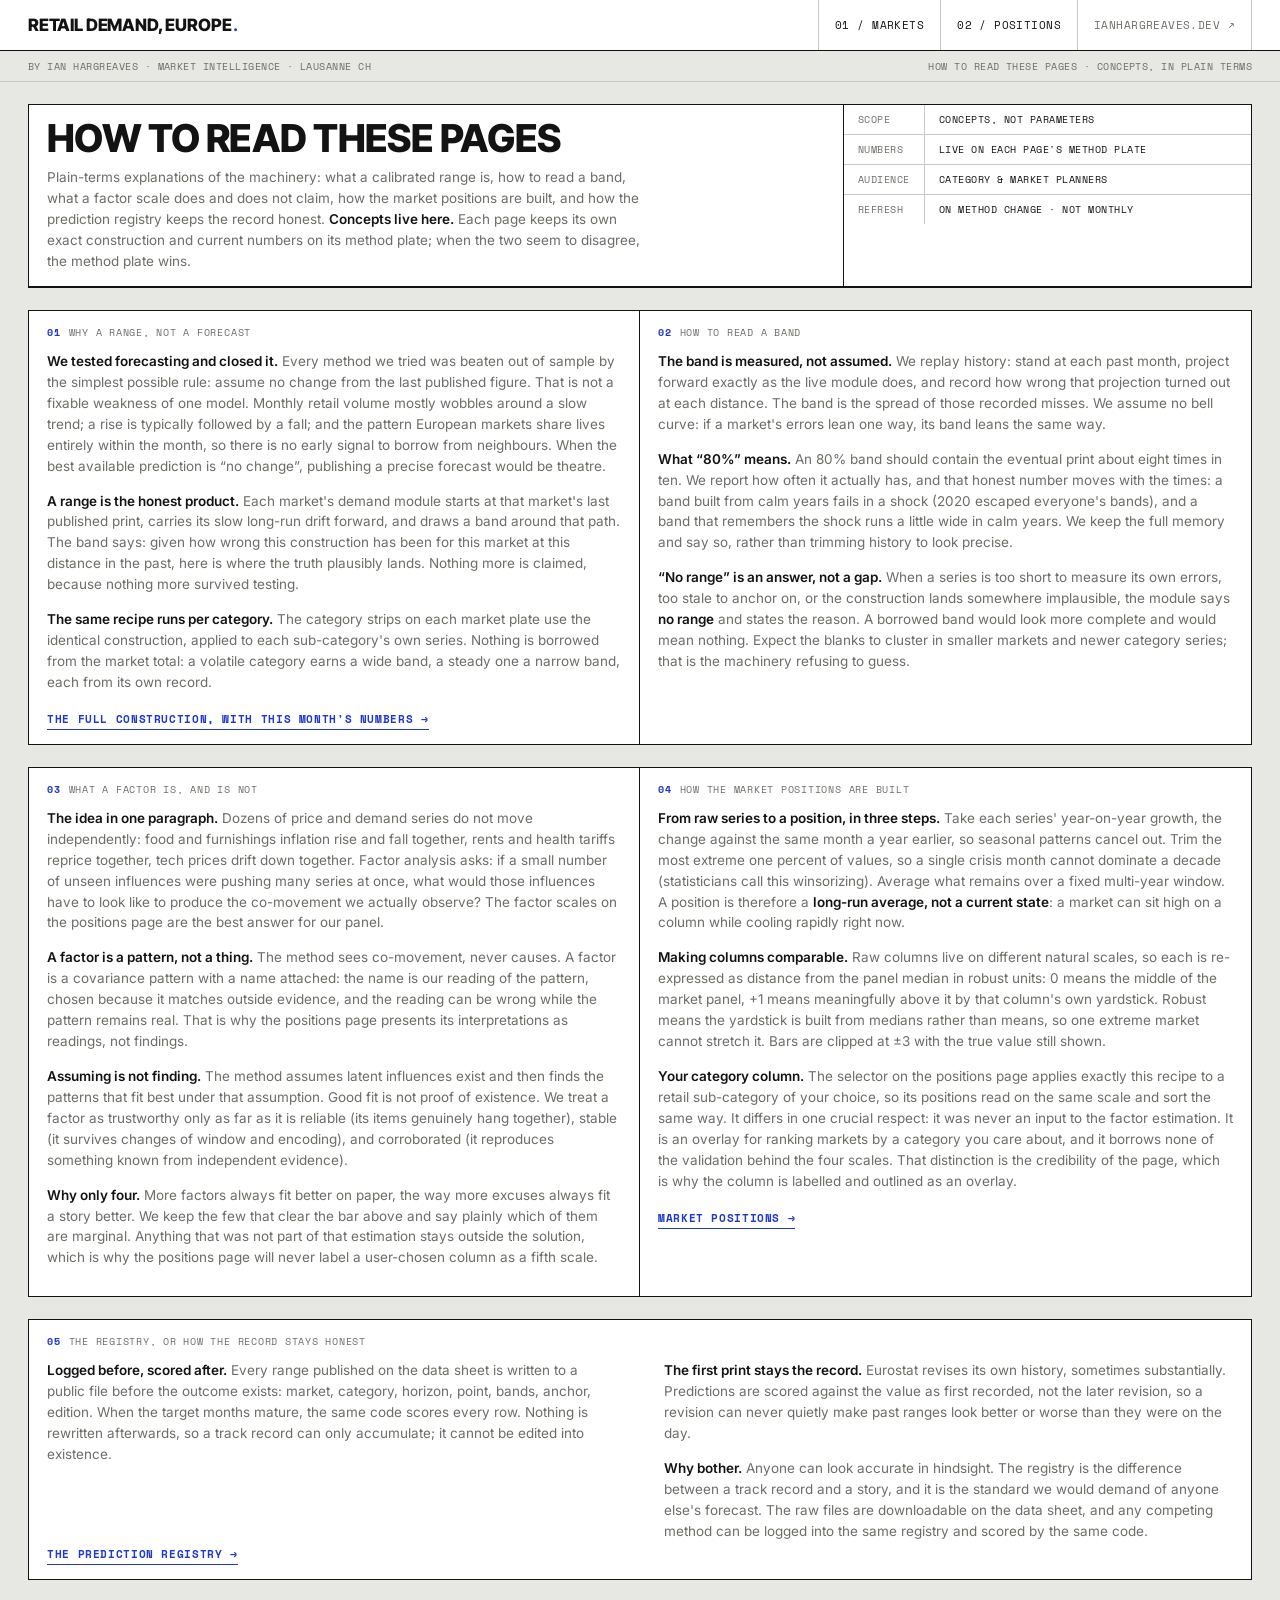
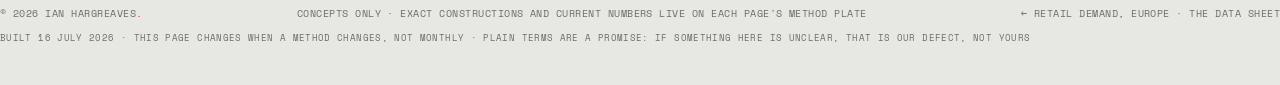
<file: methods.html>
<!DOCTYPE html>
<html lang="en-GB">
<head>
<meta charset="UTF-8">
<meta name="viewport" content="width=device-width, initial-scale=1.0">
<title>How to read these pages · Retail Demand, Europe</title>
<meta name="description" content="Plain-terms explanations of the machinery behind Retail Demand, Europe: calibrated ranges, bands, factor scales, the market positions, and the prediction registry.">
<link rel="canonical" href="https://retaildemand.org/methods.html">
<meta name="author" content="Ian Hargreaves">
<meta name="robots" content="index, follow, max-image-preview:large">
<meta name="theme-color" content="#e7e7e3">
<meta property="og:type" content="website">
<meta property="og:site_name" content="Retail Demand, Europe">
<meta property="og:locale" content="en_GB">
<meta property="og:url" content="https://retaildemand.org/methods.html">
<meta property="og:title" content="How to read these pages · Retail Demand, Europe">
<meta property="og:description" content="Plain-terms explanations of the machinery behind Retail Demand, Europe: calibrated ranges, bands, factor scales, the market positions, and the prediction registry.">
<meta property="og:image" content="https://retaildemand.org/og-image.png">
<meta name="twitter:card" content="summary_large_image">
<link rel="icon" href="/favicon.svg" type="image/svg+xml">
<link rel="preconnect" href="https://fonts.googleapis.com">
<link rel="preconnect" href="https://fonts.gstatic.com" crossorigin>
<link href="https://fonts.googleapis.com/css2?family=Inter+Tight:wght@600;700;800&family=Inter:wght@400;500;600&family=Space+Mono:wght@400;700&display=swap" rel="stylesheet">
<link rel="stylesheet" href="/site-header.css">
<script src="/analytics.js" defer></script>
<style>
/* Plate grammar, matching site/index.html */
:root{
  --ground:#e7e7e3; --plate:#ffffff; --ink:#131313; --muted:#6d6d68;
  --grey:#c9c9c4; --acc:#2038c8; --red:#e8271e;
  --mono:"Space Mono",ui-monospace,monospace;
  --disp:"Inter Tight",sans-serif; --body:"Inter",sans-serif;
}
*{margin:0;padding:0;box-sizing:border-box}
::selection{background:var(--acc);color:#fff}
html{scroll-behavior:smooth;overflow-x:hidden}
body{background:var(--ground);color:var(--ink);font-family:var(--body);-webkit-font-smoothing:antialiased;text-rendering:optimizeLegibility;overflow-x:hidden}
a{color:inherit}
.wrap{max-width:1320px;margin:0 auto;padding:0 28px}
.plate{background:var(--plate);border:1.5px solid var(--ink);margin-bottom:22px}
.mod{display:grid;grid-template-columns:repeat(12,1fr)}
.cell{border-right:1px solid var(--ink);border-bottom:1px solid var(--ink);padding:14px 18px;min-width:0}
.cell.last{border-right:none}
.cell.bot{border-bottom:none}
.chead{font-family:var(--mono);font-size:9.5px;letter-spacing:.08em;text-transform:uppercase;color:var(--muted);margin-bottom:12px}
.chead b{color:var(--acc);font-weight:700;margin-right:8px}
.c-name{grid-column:span 8;display:flex;flex-direction:column;justify-content:center;gap:10px}
.mkt-name{font-family:var(--disp);font-weight:800;font-size:clamp(26px,3vw,44px);letter-spacing:-.015em;line-height:1;text-transform:uppercase}
.dek{font-size:13.5px;line-height:1.55;color:var(--muted);max-width:66ch}
.dek b{color:var(--ink);font-weight:600}
.c-tb{grid-column:span 4;padding:0}
.tb{display:grid;grid-template-columns:auto 1fr}
.tb>div{padding:7px 14px;border-bottom:1px solid var(--grey);font-family:var(--mono);font-size:10px;letter-spacing:.05em;text-transform:uppercase;display:flex;align-items:center}
.tb>div:nth-child(odd){color:var(--muted);border-right:1px solid var(--grey)}
.tb>div:nth-last-child(-n+2){border-bottom:none}
.c-half{grid-column:span 6}
.c-full{grid-column:span 12}
.xp2{columns:2;column-gap:48px}
.xp2 .xp{break-inside:avoid}
.xp{font-size:13.5px;line-height:1.55;color:var(--muted);margin-bottom:14px}
.xp b{color:var(--ink);font-weight:600}
.mlink{display:inline-block;font-family:var(--mono);font-size:10.5px;font-weight:700;letter-spacing:.06em;text-transform:uppercase;color:var(--acc);text-decoration:none;border-bottom:1px solid currentColor;padding-bottom:2px;transition:background .15s,color .15s}
.mlink:hover{background:var(--acc);color:#fff}
.gfoot{display:flex;justify-content:space-between;gap:18px;flex-wrap:wrap;padding:4px 0 10px;font-family:var(--mono);font-size:9.5px;letter-spacing:.05em;text-transform:uppercase;color:var(--muted)}
.gfoot a{text-decoration:none}
.gfoot a:hover{color:var(--acc)}
.gfoot .dot{color:var(--red)}
.gnote{padding:0 0 40px;font-family:var(--mono);font-size:9px;letter-spacing:.04em;line-height:1.7;text-transform:uppercase;color:var(--muted)}
@media (max-width:900px){
  .wrap{padding:0 14px}
  .gstrip{padding:14px 0 10px}
  .cell{grid-column:span 12 !important;border-right:none}
  .cell.bot{border-bottom:1px solid var(--ink)}
  .cell.bot:last-child{border-bottom:none}
  .mkt-name{font-size:clamp(22px,5.6vw,40px)}
  .xp2{columns:1}
  .gfoot{flex-direction:column;gap:6px}
}
</style>
</head>
<body>

<header class="topbar"><div class="tb-grid">
  <div class="id"><a href="/">Retail Demand, Europe<b>.</b></a></div>
  <nav aria-label="Site">
    <a href="/"><span class="nn">01&nbsp;/&nbsp;</span>Markets</a>
    <a href="/factor-profile.html"><span class="nn">02&nbsp;/&nbsp;</span>Positions</a>
    <a class="ext" href="https://ianhargreaves.dev/" title="Decision science · Ian Hargreaves's personal site">ianhargreaves.dev&nbsp;&#8599;</a>
  </nav>
</div></header>
<div class="indexstrip"><div class="is-grid">
  <span>By <a href="https://ianhargreaves.dev/">Ian Hargreaves</a> · Market intelligence · Lausanne CH</span>
  <span>How to read these pages · Concepts, in plain terms</span>
</div></div>

<div class="wrap">
  <div class="plate mod">
    <div class="cell c-name"><h1 class="mkt-name">How to read these pages</h1>
      <p class="dek">Plain-terms explanations of the machinery: what a calibrated range is, how to read a band, what a factor scale does and does not claim, how the market positions are built, and how the prediction registry keeps the record honest. <b>Concepts live here.</b> Each page keeps its own exact construction and current numbers on its method plate; when the two seem to disagree, the method plate wins.</p>
    </div>
    <div class="cell c-tb last"><div class="tb">
      <div>Scope</div><div>Concepts, not parameters</div>
      <div>Numbers</div><div>Live on each page's method plate</div>
      <div>Audience</div><div>Category &amp; market planners</div>
      <div>Refresh</div><div>On method change · not monthly</div>
    </div></div>
  </div>

  <div class="plate mod">
    <div class="cell c-half bot" id="range">
      <div class="chead"><b>01</b>Why a range, not a forecast</div>
      <p class="xp"><b>We tested forecasting and closed it.</b> Every method we tried was beaten out of sample by the simplest possible rule: assume no change from the last published figure. That is not a fixable weakness of one model. Monthly retail volume mostly wobbles around a slow trend; a rise is typically followed by a fall; and the pattern European markets share lives entirely within the month, so there is no early signal to borrow from neighbours. When the best available prediction is &ldquo;no change&rdquo;, publishing a precise forecast would be theatre.</p>
      <p class="xp"><b>A range is the honest product.</b> Each market's demand module starts at that market's last published print, carries its slow long-run drift forward, and draws a band around that path. The band says: given how wrong this construction has been for this market at this distance in the past, here is where the truth plausibly lands. Nothing more is claimed, because nothing more survived testing.</p>
      <p class="xp"><b>The same recipe runs per category.</b> The category strips on each market plate use the identical construction, applied to each sub-category's own series. Nothing is borrowed from the market total: a volatile category earns a wide band, a steady one a narrow band, each from its own record.</p>
      <a class="mlink" href="/#method">The full construction, with this month's numbers &rarr;</a>
    </div>
    <div class="cell c-half bot last" id="bands">
      <div class="chead"><b>02</b>How to read a band</div>
      <p class="xp"><b>The band is measured, not assumed.</b> We replay history: stand at each past month, project forward exactly as the live module does, and record how wrong that projection turned out at each distance. The band is the spread of those recorded misses. We assume no bell curve: if a market's errors lean one way, its band leans the same way.</p>
      <p class="xp"><b>What &ldquo;80%&rdquo; means.</b> An 80% band should contain the eventual print about eight times in ten. We report how often it actually has, and that honest number moves with the times: a band built from calm years fails in a shock (2020 escaped everyone's bands), and a band that remembers the shock runs a little wide in calm years. We keep the full memory and say so, rather than trimming history to look precise.</p>
      <p class="xp"><b>&ldquo;No range&rdquo; is an answer, not a gap.</b> When a series is too short to measure its own errors, too stale to anchor on, or the construction lands somewhere implausible, the module says <b>no range</b> and states the reason. A borrowed band would look more complete and would mean nothing. Expect the blanks to cluster in smaller markets and newer category series; that is the machinery refusing to guess.</p>
    </div>
  </div>

  <div class="plate mod">
    <div class="cell c-half bot" id="factors">
      <div class="chead"><b>03</b>What a factor is, and is not</div>
      <p class="xp"><b>The idea in one paragraph.</b> Dozens of price and demand series do not move independently: food and furnishings inflation rise and fall together, rents and health tariffs reprice together, tech prices drift down together. Factor analysis asks: if a small number of unseen influences were pushing many series at once, what would those influences have to look like to produce the co-movement we actually observe? The factor scales on the positions page are the best answer for our panel.</p>
      <p class="xp"><b>A factor is a pattern, not a thing.</b> The method sees co-movement, never causes. A factor is a covariance pattern with a name attached: the name is our reading of the pattern, chosen because it matches outside evidence, and the reading can be wrong while the pattern remains real. That is why the positions page presents its interpretations as readings, not findings.</p>
      <p class="xp"><b>Assuming is not finding.</b> The method assumes latent influences exist and then finds the patterns that fit best under that assumption. Good fit is not proof of existence. We treat a factor as trustworthy only as far as it is reliable (its items genuinely hang together), stable (it survives changes of window and encoding), and corroborated (it reproduces something known from independent evidence).</p>
      <p class="xp"><b>Why only four.</b> More factors always fit better on paper, the way more excuses always fit a story better. We keep the few that clear the bar above and say plainly which of them are marginal. Anything that was not part of that estimation stays outside the solution, which is why the positions page will never label a user-chosen column as a fifth scale.</p>
    </div>
    <div class="cell c-half bot last" id="matrix">
      <div class="chead"><b>04</b>How the market positions are built</div>
      <p class="xp"><b>From raw series to a position, in three steps.</b> Take each series' year-on-year growth, the change against the same month a year earlier, so seasonal patterns cancel out. Trim the most extreme one percent of values, so a single crisis month cannot dominate a decade (statisticians call this winsorizing). Average what remains over a fixed multi-year window. A position is therefore a <b>long-run average, not a current state</b>: a market can sit high on a column while cooling rapidly right now.</p>
      <p class="xp"><b>Making columns comparable.</b> Raw columns live on different natural scales, so each is re-expressed as distance from the panel median in robust units: 0 means the middle of the market panel, +1 means meaningfully above it by that column's own yardstick. Robust means the yardstick is built from medians rather than means, so one extreme market cannot stretch it. Bars are clipped at &plusmn;3 with the true value still shown.</p>
      <p class="xp"><b>Your category column.</b> The selector on the positions page applies exactly this recipe to a retail sub-category of your choice, so its positions read on the same scale and sort the same way. It differs in one crucial respect: it was never an input to the factor estimation. It is an overlay for ranking markets by a category you care about, and it borrows none of the validation behind the four scales. That distinction is the credibility of the page, which is why the column is labelled and outlined as an overlay.</p>
      <a class="mlink" href="/factor-profile.html">Market positions &rarr;</a>
    </div>
  </div>

  <div class="plate mod">
    <div class="cell c-full bot last" id="registry">
      <div class="chead"><b>05</b>The registry, or how the record stays honest</div>
      <div class="xp2">
      <p class="xp"><b>Logged before, scored after.</b> Every range published on the data sheet is written to a public file before the outcome exists: market, category, horizon, point, bands, anchor, edition. When the target months mature, the same code scores every row. Nothing is rewritten afterwards, so a track record can only accumulate; it cannot be edited into existence.</p>
      <p class="xp"><b>The first print stays the record.</b> Eurostat revises its own history, sometimes substantially. Predictions are scored against the value as first recorded, not the later revision, so a revision can never quietly make past ranges look better or worse than they were on the day.</p>
      <p class="xp"><b>Why bother.</b> Anyone can look accurate in hindsight. The registry is the difference between a track record and a story, and it is the standard we would demand of anyone else's forecast. The raw files are downloadable on the data sheet, and any competing method can be logged into the same registry and scored by the same code.</p>
      </div>
      <a class="mlink" href="/#data">The prediction registry &rarr;</a>
    </div>
  </div>
</div>

<div class="wrap gfoot">
  <span>&copy; 2026 <a href="https://ianhargreaves.dev/">Ian Hargreaves</a><span class="dot">.</span></span>
  <span>Concepts only · exact constructions and current numbers live on each page's method plate</span>
  <span><a href="/">&larr; Retail Demand, Europe · the data sheet</a></span>
</div>
<div class="wrap gnote">Built 16 July 2026 · This page changes when a method changes, not monthly · Plain terms are a promise: if something here is unclear, that is our defect, not yours</div>

</body>
</html>
</file>
<file: site-header.css>
/* ============================================================
   Retail Demand, Europe — shared site header (topbar + indexstrip)
   Same shape and location as the ianhargreaves.dev header (wordmark +
   numbered nav cells over a mono strip), restyled in the Plate vocabulary
   so the two sites read as siblings, not twins: white plate bar on the
   concrete ground, ink rules, Inter Tight wordmark, ultramarine accent
   (the main site uses paper, Archivo Expanded and red).
   The markup fragment lives in generator/partials/site-header.html and is
   injected at build time (generator/partials/inject_header.R). Every page
   links this file; tokens are declared here so future pages can use the
   header before defining their own.
   ============================================================ */
:root{
  --ground:#e7e7e3; --plate:#ffffff; --ink:#131313; --muted:#6d6d68;
  --grey:#c9c9c4; --acc:#2038c8; --red:#e8271e;
  --mono:"Space Mono",ui-monospace,monospace;
  --disp:"Inter Tight",sans-serif; --body:"Inter",sans-serif;
}
.topbar{background:var(--plate);border-bottom:1.5px solid var(--ink)}
.topbar .tb-grid{max-width:1320px;margin:0 auto;padding:0 28px;display:flex;align-items:stretch;justify-content:space-between;gap:18px}
.topbar .id{display:flex;align-items:center;padding:15px 0;font-family:var(--disp);font-weight:800;font-size:17px;letter-spacing:-.01em;text-transform:uppercase}
.topbar .id a{color:inherit;text-decoration:none;transition:color .15s}
.topbar .id a:hover{color:var(--acc)}
.topbar .id b{color:var(--acc);margin-left:2px}
.topbar nav{display:flex;align-items:stretch}
.topbar nav a{font-family:var(--mono);font-size:10.5px;letter-spacing:.04em;text-transform:uppercase;color:var(--ink);text-decoration:none;padding:0 16px;display:flex;align-items:center;border-left:1px solid var(--grey);transition:background .15s,color .15s}
.topbar nav a:last-child{border-right:1px solid var(--grey)}
.topbar nav a:hover{background:var(--acc);color:#fff}
.topbar nav a.active{color:var(--acc);font-weight:700}
.topbar nav a.ext{color:var(--muted)}
.topbar nav a.ext:hover{color:#fff}
.topbar nav a .nn{font-style:normal}
.indexstrip{border-bottom:1px solid var(--grey);font-family:var(--mono);font-size:9.5px;letter-spacing:.05em;text-transform:uppercase;color:var(--muted);margin-bottom:22px}
.indexstrip .is-grid{max-width:1320px;margin:0 auto;padding:8px 28px;display:flex;justify-content:space-between;gap:18px;flex-wrap:wrap}
.indexstrip a{color:inherit;text-decoration:none}
.indexstrip a:hover{color:var(--acc)}
@media (max-width:900px){
  .topbar .tb-grid{flex-wrap:wrap;padding:0 14px;gap:0}
  .topbar .id{width:100%;padding:12px 0;font-size:15px}
  .topbar nav{width:100%;flex-wrap:wrap}
  .topbar nav a{flex:1 1 50%;justify-content:center;padding:11px 4px;font-size:9.5px;border-top:1px solid var(--grey);border-left:1px solid var(--grey)}
  .topbar nav a:nth-child(odd){border-left:none}
  .topbar nav a:last-child{border-right:none}
  .topbar nav a .nn{display:none}
  .indexstrip .is-grid{padding:8px 14px;flex-direction:column;gap:2px}
}
</file>
